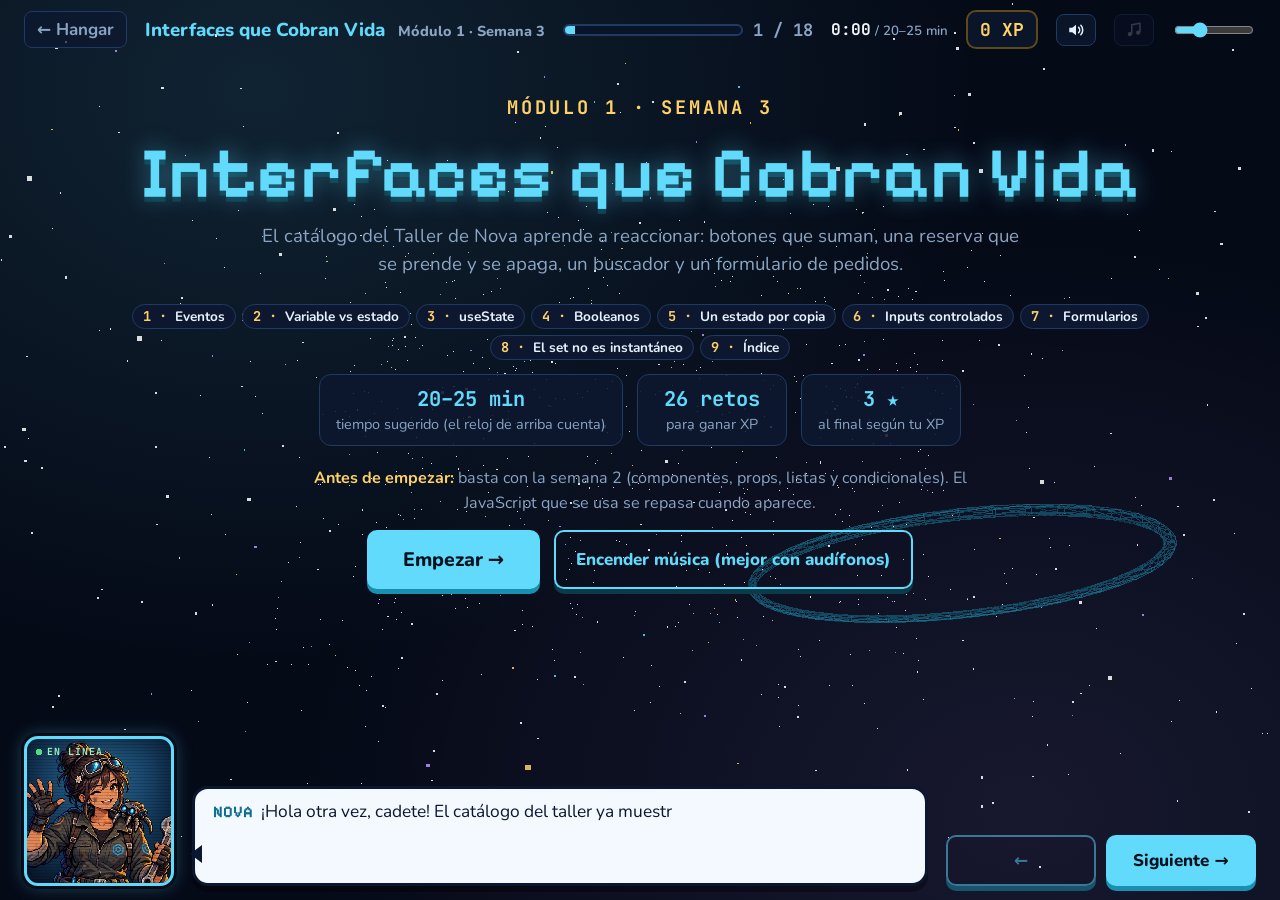
<file: misiones/m1-s03-interfaces-que-cobran-vida/index.html>
<!doctype html>
<html lang="es">
<head>
    <meta charset="utf-8">
    <meta name="viewport" content="width=device-width, initial-scale=1">
    <title>Interfaces que Cobran Vida · Simulador</title>
    <link rel="icon" href="data:image/svg+xml,%3Csvg xmlns='http://www.w3.org/2000/svg' viewBox='0 0 100 100'%3E%3Ccircle cx='50' cy='50' r='30' fill='none' stroke='%2361dafb' stroke-width='16' stroke-dasharray='18 8'/%3E%3Ccircle cx='50' cy='50' r='10' fill='%2361dafb'/%3E%3C/svg%3E">
    <link rel="stylesheet" href="../../assets/css/fuentes.css">
    <link rel="stylesheet" href="../../assets/css/base.css">
    <link rel="stylesheet" href="../../assets/css/mision.css">
    <link rel="stylesheet" href="../../assets/css/guia.css">
    <link rel="stylesheet" href="mision.css">
</head>
<body class="mision" data-raiz="../../">
<div id="fondo-espacio"></div>
<a class="saltar" href="#escenario">Saltar al contenido</a>
<div class="aviso-pantalla">La ventana es muy angosta. Agrándala o ponla en pantalla completa para jugar la misión.</div>

<div class="capa app">
    <header class="hud">
        <a class="hud-volver" href="../../index.html">← Hangar</a>
        <div class="hud-titulo">Interfaces que Cobran Vida <small>Módulo 1 · Semana 3</small></div>
        <div class="hud-progreso"><div class="hud-barra"><span></span></div><span class="hud-paso">1 / 18</span></div>
        <div class="hud-xp"><b>0</b> XP</div>
        <button class="hud-sonido" title="Sonido (efectos y música)" aria-label="Silenciar todo el sonido"><svg class="ico" viewBox="0 0 24 24" width="18" height="18" aria-hidden="true"><path d="M3 9v6h4l5 4V5L7 9H3z" fill="currentColor"/><path d="M15.5 8.5a5 5 0 0 1 0 7M18.5 5.8a9 9 0 0 1 0 12.4" fill="none" stroke="currentColor" stroke-width="2" stroke-linecap="round"/></svg></button>
        <button class="hud-musica" title="Música de fondo" aria-label="Encender la música"><svg class="ico" viewBox="0 0 24 24" width="18" height="18" aria-hidden="true"><path d="M9 17V5l11-2v12" fill="none" stroke="currentColor" stroke-width="2" stroke-linejoin="round"/><circle cx="6.5" cy="17.5" r="2.7" fill="currentColor"/><circle cx="17.5" cy="15.5" r="2.7" fill="currentColor"/></svg></button>
        <input class="hud-vol" type="range" min="0" max="50" value="14" title="Volumen de la música" aria-label="Volumen de la música">
    </header>

    <main class="escenario" id="escenario" tabindex="-1">

        <!-- ===================== PORTADA ===================== -->
        <section class="slide" id="s-portada" data-emote="hola"
            data-nova="¡Hola otra vez, cadete! El catálogo del taller ya muestra las piezas, pero no responde a nada: los botones son puro dibujo. Hoy le damos vida, paso a paso. Avanza con el botón o con la flecha →.">
            <div class="portada">
                <div class="mision-num">MÓDULO 1 · SEMANA 3</div>
                <h1>Interfaces que Cobran Vida</h1>
                <p class="lead">El catálogo del Taller de Nova aprende a reaccionar: botones que suman, una reserva que se prende y se apaga, un buscador y un formulario de pedidos.</p>
                <ol class="ruta" aria-label="Pasos de la misión">
                    <li>Eventos</li><li>Variable vs estado</li><li>useState</li><li>Booleanos</li><li>Un estado por copia</li><li>Inputs controlados</li><li>Formularios</li><li>El set no es instantáneo</li><li>Índice</li>
                </ol>
                <div class="portada-datos">
                    <div class="dato"><b>20–25 min</b><span>tiempo sugerido (el reloj de arriba cuenta)</span></div>
                    <div class="dato"><b><span data-total-retos>0</span> retos</b><span>para ganar XP</span></div>
                    <div class="dato"><b>3 ★</b><span>al final según tu XP</span></div>
                </div>
                <p class="prereq"><b>Antes de empezar:</b> basta con la semana 2 (componentes, props, listas y condicionales). El JavaScript que se usa se repasa cuando aparece.</p>
                <div class="portada-botones">
                    <button class="btn" data-siguiente>Empezar →</button>
                    <button class="btn btn-sec" data-musica-toggle data-texto-off="Encender música (mejor con audífonos)" data-texto-on="Música encendida · apagar" aria-pressed="false">Encender música (mejor con audífonos)</button>
                </div>
            </div>
        </section>

        <!-- ===================== TUTORIAL ===================== -->
        <section class="slide" id="s-tutorial" data-reto data-emote="tip"
            data-ayuda="Pulsa el botón que brilla. Después haz clic en la ficha cantidad, luego en el hueco, y pulsa Comprobar."
            data-nova="Antes de empezar, un minuto de práctica. Lo que brilla en amarillo es lo siguiente que debes tocar, y el globito amarillo te dice qué hacer. Haz los dos retos de la derecha."
            data-nova-fin="Eso es todo. En cada reto, sigue el brillo amarillo y los pasos numerados. Si fallas dos veces aparece «Ver solución»; el botón Pista de abajo te repite qué hacer.">
            <div class="marco">
                <span class="etiqueta">ANTES DE EMPEZAR · CÓMO SE JUEGA</span>
                <h2>Calentamiento de un minuto</h2>
                <div class="dos-col">
                    <ul class="leyenda">
                        <li><b class="etq brillo">Brillo amarillo</b><span>Es lo siguiente que debes tocar. El globito te dice qué hacer.</span></li>
                        <li><b class="etq">RETO 1 DE 2</b><span>Los retos se hacen en orden. El que todavía no toca se ve apagado.</span></li>
                        <li><b class="etq">Pista</b><span>Botón de abajo a la derecha. Te repite qué hacer en la slide.</span></li>
                        <li><b class="etq">Ver solución</b><span>Aparece después de dos errores en un reto. Da menos XP.</span></li>
                        <li><b class="etq">← →</b><span>Las flechas del teclado cambian de slide. «Siguiente» se activa al terminar los retos.</span></li>
                    </ul>
                    <div>
                        <div class="reto-caja reto-texto tarea reto-fila" id="reto-tut-1" data-xp="5" style="margin:0 0 14px">
                            <ol class="pasos"><li>Pulsa el botón que brilla.</li></ol>
                            <button class="btn" id="tut-btn" data-guia="clic aquí">Probar el botón</button>
                        </div>
                        <div class="w-huecos reto-caja" data-xp="5" data-pista="La ficha correcta es `cantidad`: así la tarjeta muestra cuántas piezas van en el carrito.">
                            <ol class="pasos">
                                <li>Haz clic en la ficha <b>cantidad</b> y luego en el hueco. También puedes arrastrarla.</li>
                                <li>Pulsa <b>Comprobar</b>.</li>
                            </ol>
                            <script type="text/x-jsx">
                                <p>En el carrito: {[[cantidad]]}</p>
                            </script>
                            <div class="fichas">
                                <span class="ficha">precio</span>
                                <span class="ficha">cantidad</span>
                            </div>
                            <div class="w-acciones"><button class="btn w-comprobar">Comprobar</button></div>
                        </div>
                    </div>
                </div>
            </div>
        </section>

        <!-- ===================== 1. EVENTOS ===================== -->
        <section class="slide" id="s-eventos" data-reto data-emote="recuerda"
            data-ayuda="Primero pulsa Agregar en la tarjeta de la derecha. Después completa los dos huecos del botón y pulsa Comprobar."
            data-nova="Paso 1: eventos. Esta es la tarjeta `Pieza` de la semana pasada, con un botón nuevo. Pulsa «Agregar» en la tarjeta de la derecha y mira la consola de abajo."
            data-nova-fin="Conectado. Pulsa Agregar: ahora la consola sí responde. En la Fase I usabas `addEventListener`; en React el evento se escribe en la etiqueta, en camelCase: `onClick`, `onChange`, `onSubmit`.">
            <div class="marco">
                <span class="etiqueta">PASO 1 · EVENTOS</span>
                <h2>El botón que no hace nada</h2>
                <div class="col-ancha">
                    <div class="col-der">
                        <div class="reto-caja reto-texto tarea" id="reto-ev-1" data-xp="5" style="margin:0">
                            <ol class="pasos"><li>Pulsa <b>Agregar</b> en la tarjeta.</li><li>Mira si sale algo en la consola.</li></ol>
                            <div class="pantalla">
                                <div class="pantalla-barra"><i></i><i></i><i></i> localhost:5173</div>
                                <div class="pantalla-cuerpo" id="ev-pantalla"></div>
                            </div>
                            <div class="consola-log" id="ev-consola"></div>
                        </div>
                    </div>
                    <div class="col-izq">
                        <div class="w-huecos reto-caja oculto" id="huecos-eventos" data-xp="15"
                            data-pista="El evento va en camelCase: `onClick`, con C mayúscula. Y se le pasa la función sin paréntesis: `agregar`.">
                            <ol class="pasos"><li>Conecta el botón: pon una ficha en cada hueco y pulsa <b>Comprobar</b>.</li></ol>
                            <script type="text/x-jsx">
                                function Pieza({ nombre, precio }) {
                                    function agregar() {
                                        console.log("Agregado: " + nombre);
                                    }

                                    return (
                                        <article className="pieza">
                                            <h3>{nombre}</h3>
                                            <p>{precio} cr</p>
                                            <button [[onClick]]={[[agregar]]}>Agregar</button>
                                        </article>
                                    );
                                }
                            </script>
                            <div class="fichas">
                                <span class="ficha">onclick</span>
                                <span class="ficha">agregar</span>
                                <span class="ficha">onClick</span>
                                <span class="ficha">"agregar"</span>
                            </div>
                            <div class="w-acciones"><button class="btn w-comprobar">Comprobar</button></div>
                        </div>
                        <div id="codigo-sin-evento">
                            <script type="text/x-jsx">
                                function Pieza({ nombre, precio }) {
                                    function agregar() {
                                        console.log("Agregado: " + nombre);
                                    }

                                    return (
                                        <article className="pieza">
                                            <h3>{nombre}</h3>
                                            <p>{precio} cr</p>
                                            <button>Agregar</button>
                                        </article>
                                    );
                                }
                            </script>
                            <p class="mini-ayuda">La función <code class="inline">agregar</code> existe, pero el botón no tiene ningún evento: nadie le dice qué hacer cuando lo pulsan.</p>
                        </div>
                    </div>
                </div>
            </div>
        </section>

        <!-- ===================== 1b. SIN PARÉNTESIS ===================== -->
        <section class="slide" id="s-parentesis" data-reto data-emote="advertencia"
            data-ayuda="Pulsa «Cargar la página» y compara las dos consolas. Después prueba el botón Agregar de cada versión."
            data-nova="Paso 1, segunda parte: ¿por qué `agregar` va sin paréntesis? Aquí hay dos versiones del botón. Pulsa «Cargar la página», todavía sin tocar los botones Agregar, y compara las consolas."
            data-nova-fin="Con paréntesis, `agregar()` se ejecuta en el momento en que React pinta el botón, y el clic ya no hace nada. Si necesitas pasarle un dato, envuélvela en una arrow: `onClick={() => agregar(&quot;PX-200&quot;)}`.">
            <div class="marco">
                <span class="etiqueta">PASO 1 · SIN PARÉNTESIS</span>
                <h2><code class="inline">onClick={agregar}</code> o <code class="inline">onClick={agregar()}</code></h2>
                <div class="reto-caja reto-texto tarea" id="reto-par" data-xp="10" style="margin:0">
                    <div class="reto-fila">
                        <ol class="pasos">
                            <li>Pulsa <b>Cargar la página</b> y compara las dos consolas. Todavía no toques Agregar.</li>
                            <li>Después pulsa <b>Agregar</b> en las dos versiones.</li>
                        </ol>
                        <button class="btn" id="par-cargar" data-guia="1 · clic aquí">Cargar la página</button>
                    </div>
                    <div class="dos-col par-par">
                        <div class="key-panel">
                            <h3 class="key-titulo">Sin paréntesis</h3>
                            <pre class="codigo" id="par-codigo-a" data-listo="1"></pre>
                            <div class="pantalla"><div class="pantalla-cuerpo par-cuerpo" id="par-a"><span class="hueco-texto">página sin cargar</span></div></div>
                            <div class="consola-log" id="par-consola-a"></div>
                        </div>
                        <div class="key-panel">
                            <h3 class="key-titulo">Con paréntesis</h3>
                            <pre class="codigo" id="par-codigo-b" data-listo="1"></pre>
                            <div class="pantalla"><div class="pantalla-cuerpo par-cuerpo" id="par-b"><span class="hueco-texto">página sin cargar</span></div></div>
                            <div class="consola-log" id="par-consola-b"></div>
                        </div>
                    </div>
                </div>
            </div>
        </section>

        <!-- ===================== 2. VARIABLE NORMAL ===================== -->
        <section class="slide" id="s-variable" data-reto data-emote="idea"
            data-ayuda="Pulsa +1 en la tarjeta tres veces. Después responde la pregunta que aparece."
            data-nova="Paso 2: queremos que la tarjeta cuente cuántas piezas van al carrito. Primer intento: una variable con `let`. Pulsa +1 tres veces y compara la consola con la tarjeta."
            data-nova-fin="Es como anotar un dato en un papelito y guardarlo en el bolsillo: el dato cambia, pero ninguna pantalla lo lee. React solo vuelve a pintar un componente cuando le avisan, y para avisarle existe el estado.">
            <div class="marco">
                <span class="etiqueta">PASO 2 · EL PROBLEMA</span>
                <h2>Una variable normal no repinta</h2>
                <div class="dos-col">
                    <div>
                        <pre class="codigo codigo-chico" id="var-codigo" data-listo="1"></pre>
                    </div>
                    <div>
                        <div class="reto-caja reto-texto tarea" id="reto-var" data-xp="5" style="margin:0">
                            <ol class="pasos"><li>Pulsa <b>+1</b> en la tarjeta tres veces.</li><li>Compara la consola con la tarjeta.</li></ol>
                            <div class="pantalla">
                                <div class="pantalla-barra"><i></i><i></i><i></i> localhost:5173</div>
                                <div class="pantalla-cuerpo" id="var-pantalla"></div>
                            </div>
                            <div class="consola-log" id="var-consola"></div>
                        </div>
                        <div class="w-quiz reto-caja oculto" id="quiz-var" data-xp="10" style="margin-top:12px">
                            <p class="w-pregunta">La consola dice 3 y la tarjeta sigue en 0. ¿Por qué?</p>
                            <div class="w-opciones tres">
                                <button class="w-opcion" data-ok>React no se entera y no vuelve a pintar</button>
                                <button class="w-opcion" data-pista="La consola muestra 1, 2, 3: la variable sí cambia. Lo que no cambia es la pantalla.">La variable no cambia</button>
                                <button class="w-opcion" data-pista="Si faltara el evento, la consola no mostraría nada. La función sí se ejecuta.">Al botón le falta el onClick</button>
                            </div>
                            <p class="w-explica">Y si React repintara, <code class="inline">let cantidad = 0</code> volvería a cero.</p>
                        </div>
                    </div>
                </div>
            </div>
        </section>

        <!-- ===================== 3. useState ===================== -->
        <section class="slide" id="s-usestate" data-reto data-emote="tip"
            data-ayuda="Completa los cuatro huecos con las fichas y pulsa Comprobar. Después pulsa +1 en la tarjeta hasta llegar a 3."
            data-nova="Paso 3: `useState` crea un dato que el componente recuerda y que React sí escucha. Devuelve dos cosas: el valor y la función que lo cambia. Completa los huecos; el cuadro de la derecha te dice qué es cada parte."
            data-nova-fin="Cada `setCantidad` guarda el valor nuevo y hace que React vuelva a ejecutar `Pieza`. En esa ejecución, `cantidad` ya vale 1, 2, 3. Por eso el contador de pintados sube con cada clic.">
            <div class="marco">
                <span class="etiqueta">PASO 3 · useState</span>
                <h2>El dato que React sí escucha</h2>
                <div class="col-ancha">
                    <div class="w-huecos reto-caja" data-xp="20"
                        data-pista="Se importa `useState`. Los corchetes reciben el valor y su función: `cantidad` y `setCantidad`. El valor inicial es el número `0`, sin comillas. El botón llama `setCantidad`.">
                        <ol class="pasos"><li>Pon una ficha en cada hueco y pulsa <b>Comprobar</b>.</li></ol>
                        <script type="text/x-jsx">
                            import { [[useState]] } from "react";
                            function Pieza({ nombre }) {
                                const [cantidad, [[setCantidad]]] = useState([[0]]);
                                return (
                                    <article className="pieza">
                                        <h3>{nombre}</h3>
                                        <p>En el carrito: {cantidad}</p>
                                        <button onClick={() => [[setCantidad]](cantidad + 1)}>+1</button>
                                    </article>
                                );
                            }
                        </script>
                        <div class="fichas">
                            <span class="ficha">setCantidad</span>
                            <span class="ficha">"0"</span>
                            <span class="ficha">useState</span>
                            <span class="ficha">cantidad</span>
                            <span class="ficha">0</span>
                            <span class="ficha">setCantidad</span>
                        </div>
                        <div class="w-acciones"><button class="btn w-comprobar">Comprobar</button></div>
                    </div>
                    <div>
                        <div class="anatomia">
                            <div class="anatomia-linea"><span class="an-gris">const [</span><span class="an an-valor">cantidad</span><span class="an-gris">,</span> <span class="an an-set">setCantidad</span><span class="an-gris">] = useState(</span><span class="an an-ini">0</span><span class="an-gris">);</span></div>
                            <ul class="anatomia-etiquetas">
                                <li><b class="an-valor">cantidad</b> el valor actual</li>
                                <li><b class="an-set">setCantidad</b> la única forma de cambiarlo</li>
                                <li><b class="an-ini">0</b> el valor con el que arranca</li>
                            </ul>
                            <p class="mini-ayuda">Los corchetes son destructuring: <code class="inline">useState</code> devuelve un array de dos posiciones y tú les pones nombre (<code class="inline">algo</code> y <code class="inline">setAlgo</code>).</p>
                            <p class="mini-ayuda">El <code class="inline">() =&gt;</code> del botón es una arrow function: se guarda y corre solo al hacer clic. <code class="inline">setCantidad(cantidad + 1)</code> lleva paréntesis, por eso va envuelta.</p>
                        </div>
                        <div class="reto-caja reto-texto tarea oculto" id="reto-us" data-xp="5" style="margin:12px 0 0">
                            <ol class="pasos"><li>Pulsa <b>+1</b> en la tarjeta hasta que diga 3.</li></ol>
                            <div class="pantalla">
                                <div class="pantalla-barra"><i></i><i></i><i></i> localhost:5173</div>
                                <div class="pantalla-cuerpo" id="us-pantalla"></div>
                            </div>
                        </div>
                    </div>
                </div>
            </div>
        </section>

        <!-- ===================== 4. BOOLEANO ===================== -->
        <section class="slide" id="s-toggle" data-reto data-emote="recuerda"
            data-ayuda="Pulsa Reservar en la tarjeta y después Cancelar reserva. Luego responde la pregunta."
            data-nova="Paso 4: el estado puede guardar cualquier tipo de dato. Un booleano sirve para lo que se prende y se apaga, como reservar una pieza. Pulsa el botón dos veces y mira cómo cambia `reservada`. El `&&` y el ternario del código son los de la semana 2."
            data-nova-fin="`!` invierte el valor: false pasa a true y true a false. Con el `&&` y el ternario, el sello y el texto del botón cambian solos.">
            <div class="marco">
                <span class="etiqueta">PASO 4 · BOOLEANOS</span>
                <h2>Prender y apagar con <code class="inline">!</code></h2>
                <div class="dos-col">
                    <div>
                        <pre class="codigo" id="tg-codigo" data-listo="1"></pre>
                    </div>
                    <div>
                        <div class="reto-caja reto-texto tarea" id="reto-tg" data-xp="10" style="margin:0">
                            <ol class="pasos"><li>Pulsa <b>Reservar</b> en la tarjeta.</li><li>Pulsa <b>Cancelar reserva</b>.</li></ol>
                            <div class="pantalla">
                                <div class="pantalla-barra"><i></i><i></i><i></i> localhost:5173</div>
                                <div class="pantalla-cuerpo" id="tg-pantalla"></div>
                            </div>
                            <div class="estado-vivo" id="tg-estado"></div>
                        </div>
                        <div class="w-quiz reto-caja oculto" id="quiz-tg" data-xp="10" style="margin-top:12px">
                            <p class="w-pregunta"><code class="inline">reservada</code> vale <code class="inline">true</code> y pulsas el botón. ¿Qué texto muestra el botón después?</p>
                            <div class="w-opciones tres">
                                <button class="w-opcion" data-ok>Reservar</button>
                                <button class="w-opcion" data-pista="Ese texto sale cuando reservada es true; al pulsar pasó a false.">Cancelar reserva</button>
                                <button class="w-opcion" data-pista="El texto del botón lo decide el ternario: solo hay dos opciones, y ninguna es esa.">RESERVADA</button>
                            </div>
                            <p class="w-explica">Al pulsar, <code class="inline">!reservada</code> da false. Con false el ternario muestra Reservar.</p>
                        </div>
                    </div>
                </div>
            </div>
        </section>

        <!-- ===================== 5. UN ESTADO POR COPIA ===================== -->
        <section class="slide" id="s-copias" data-reto data-emote="idea"
            data-ayuda="Pulsa +1 dos veces en el Propulsor iónico y una vez en el Escudo deflector. Si te pasas, pulsa Reiniciar."
            data-nova="Paso 5: ¿qué pasa si usas `<Pieza />` tres veces? Compruébalo: deja 2 en el carrito del propulsor y 1 en el del escudo. La celda se queda en 0."
            data-nova-fin="Cada `<Pieza />` lleva su propia `cantidad`: sumar en una tarjeta no cambia las otras. Y fíjate en la diferencia: `nombre` llega del padre (prop) y `cantidad` vive dentro (estado).">
            <div class="marco">
                <span class="etiqueta">PASO 5 · UN ESTADO POR COPIA</span>
                <h2>Tres tarjetas, tres cuentas</h2>
                <div class="dos-col">
                    <div>
                        <pre class="codigo" id="cp-codigo" data-listo="1"></pre>
                        <div class="props-estado">
                            <div><b>Props</b><span>Llegan del padre por la etiqueta. El hijo las lee y no las cambia.</span><code class="inline">nombre</code></div>
                            <div><b>Estado</b><span>Vive dentro del componente y cambia con su set mientras la app corre.</span><code class="inline">cantidad</code></div>
                        </div>
                    <div class="w-quiz reto-caja oculto" id="quiz-cp" data-xp="10" style="margin-top:0">
                        <p class="w-pregunta">Cada tarjeta debe recordar si el cliente la marcó como favorita. ¿Dónde guardas ese dato?</p>
                        <div class="w-opciones tres">
                            <button class="w-opcion" data-ok>En un useState dentro de Pieza</button>
                            <button class="w-opcion" data-pista="Las props llegan del padre y el hijo no las cambia. Lo que se cambia con un set es el estado.">En una prop favorita que Pieza cambia</button>
                            <button class="w-opcion" data-pista="Cambia, pero no repinta (paso 2) y se reinicia en cada pintado.">En un let dentro de Pieza</button>
                        </div>
                        <p class="w-explica">Es un dato que cambia dentro de cada copia: va en su propio estado.</p>
                    </div>
                    </div>
                    <div class="reto-caja reto-texto tarea" id="reto-cp" data-xp="10">
                        <ol class="pasos"><li>Pulsa <b>+1</b> dos veces en el <b>Propulsor iónico</b>.</li><li>Pulsa <b>+1</b> una vez en el <b>Escudo deflector</b>.</li></ol>
                        <p class="listo-cuando">el propulsor dice 2, el escudo 1 y la celda 0.</p>
                        <div class="pantalla" style="margin-top:8px">
                            <div class="pantalla-barra"><i></i><i></i><i></i> localhost:5173</div>
                            <div class="pantalla-cuerpo" id="cp-pantalla"></div>
                        </div>
                        <div class="ch-botones" style="margin-top:8px"><button class="btn btn-sec" id="cp-reiniciar">Reiniciar</button></div>
                    </div>
                </div>
            </div>
        </section>

        <!-- ===================== 6. INPUT CONTROLADO ===================== -->
        <section class="slide" id="s-input" data-reto data-emote="recuerda"
            data-ayuda="Completa los tres huecos del input y pulsa Comprobar. Después escribe celda en el buscador de la derecha."
            data-nova="Paso 6: en la Fase I leías `input.value` al hacer clic. En React el texto vive en el estado y el input solo muestra lo que diga el estado. Completa el input del buscador."
            data-nova-fin="Eso es un input controlado: el estado es la única fuente de verdad. Para saber qué hay escrito lees `busqueda`, y con `.filter()` la lista se achica con cada tecla.">
            <div class="marco">
                <span class="etiqueta">PASO 6 · INPUTS CONTROLADOS</span>
                <h2>Un buscador para el catálogo</h2>
                <div class="col-ancha">
                    <div>
                        <div class="w-huecos reto-caja" data-xp="20"
                            data-pista="`value` muestra el estado: `busqueda`. En `onChange` se guarda lo escrito con `setBusqueda`, y el texto viene en `e.target.value`.">
                            <ol class="pasos"><li>Pon una ficha en cada hueco y pulsa <b>Comprobar</b>.</li></ol>
                            <script type="text/x-jsx">
                                const [busqueda, setBusqueda] = useState("");
                                <input
                                    type="text"
                                    value={[[busqueda]]}
                                    onChange={(e) => [[setBusqueda]]([[e.target.value]])}
                                />
                            </script>
                            <div class="fichas">
                                <span class="ficha">e.target.value</span>
                                <span class="ficha">setBusqueda</span>
                                <span class="ficha">"busqueda"</span>
                                <span class="ficha">busqueda</span>
                                <span class="ficha">e.value</span>
                            </div>
                            <div class="w-acciones"><button class="btn w-comprobar">Comprobar</button></div>
                        </div>
                        <p class="mini-ayuda">Filtrar es lo de la Fase I. <code class="inline">visibles</code> no va en el estado y se dibuja con <code class="inline">visibles.map(...)</code>.</p>
                        <script type="text/x-jsx" id="in-filtro">
                            const visibles = piezas.filter((pieza) =>
                                pieza.nombre.toLowerCase().includes(busqueda.toLowerCase())
                            );
                        </script>
                    </div>
                    <div>
                        <ol class="ciclo" id="in-ciclo" aria-label="Lo que pasa con cada tecla">
                            <li>escribes</li><li>onChange</li><li>setBusqueda</li><li>repinta</li><li>muestra busqueda</li>
                        </ol>
                        <div class="reto-caja reto-texto tarea oculto" id="reto-in" data-xp="10" style="margin:10px 0 0">
                            <ol class="pasos"><li>Escribe <b>celda</b> en el buscador. Mira la fila de arriba: el ciclo se repite con cada tecla.</li></ol>
                            <div class="pantalla">
                                <div class="pantalla-barra"><i></i><i></i><i></i> localhost:5173</div>
                                <div class="pantalla-cuerpo columna">
                                    <input type="text" class="buscador" id="in-buscador" placeholder="Buscar pieza..." aria-label="Buscar pieza" autocomplete="off" data-guia="escribe aquí">
                                    <div class="lista-piezas" id="in-lista"></div>
                                </div>
                            </div>
                        </div>
                    </div>
                </div>
            </div>
        </section>

        <!-- ===================== 6b. INPUT CONGELADO ===================== -->
        <section class="slide" id="s-congelado" data-reto data-emote="advertencia"
            data-ayuda="Haz clic en el input de la derecha (sin onChange) e intenta escribir cualquier cosa."
            data-nova="Paso 6, segunda parte: ¿qué pasa si pones `value` y se te olvida `onChange`? El de la izquierda está completo. Intenta escribir en el de la derecha."
            data-nova-fin="El input muestra lo que dice el estado, y como nadie cambia el estado, siempre muestra lo mismo. React hasta lo avisa en la consola. `value` y `onChange` van siempre juntos.">
            <div class="marco">
                <span class="etiqueta">PASO 6 · VALUE SIN ONCHANGE</span>
                <h2>El input congelado</h2>
                <div class="reto-caja reto-texto tarea" id="reto-cg" data-xp="10" style="margin:0">
                    <ol class="pasos"><li>Haz clic en el input <b>sin onChange</b> (el de la derecha) e intenta escribir.</li></ol>
                    <div class="dos-col">
                        <div class="key-panel">
                            <h3 class="key-titulo">Con <code class="inline">onChange</code></h3>
                            <pre class="codigo" id="cg-codigo-a" data-listo="1"></pre>
                            <div class="pantalla"><div class="pantalla-cuerpo columna"><input type="text" class="buscador" id="cg-a" placeholder="Escribe aquí..." aria-label="Input con onChange" autocomplete="off"></div></div>
                        </div>
                        <div class="key-panel">
                            <h3 class="key-titulo">Sin <code class="inline">onChange</code></h3>
                            <pre class="codigo" id="cg-codigo-b" data-listo="1"></pre>
                            <div class="pantalla"><div class="pantalla-cuerpo columna"><input type="text" class="buscador" id="cg-b" placeholder="Escribe aquí..." aria-label="Input sin onChange" autocomplete="off" data-guia="intenta escribir aquí"></div></div>
                            <div class="consola-log error oculto" id="cg-consola">Warning: You provided a `value` prop to a form field without an `onChange` handler. This will render a read-only field.</div>
                        </div>
                    </div>
                </div>
            </div>
        </section>

        <!-- ===================== 7. FORMULARIO ===================== -->
        <section class="slide" id="s-form" data-reto data-musica="reto" data-emote="idea"
            data-ayuda="Escribe una sola letra en el nombre y pulsa Pedir. Cuando salga el error, escribe un nombre de 3 letras o más y pulsa Pedir otra vez."
            data-nova="Paso 7: un formulario junta todo: inputs controlados, un evento y una condición. Prueba el formulario de pedidos: primero con una sola letra, después con un nombre de verdad. Mira qué líneas se ejecutan."
            data-nova-fin="`onSubmit` va en el `<form>`, así funciona con clic y con Enter. `e.preventDefault()` evita que la página se recargue, el `if` valida, y `disabled` apaga el botón mientras el campo esté vacío.">
            <div class="marco">
                <span class="etiqueta">PASO 7 · FORMULARIOS</span>
                <h2>Pedidos con validación</h2>
                <div class="col-ancha">
                    <pre class="codigo codigo-chico" id="fm-codigo" data-listo="1"></pre>
                    <div class="reto-caja reto-texto tarea" id="reto-fm" data-xp="20">
                        <ol class="pasos">
                            <li>Escribe <b>una sola letra</b> en el nombre y pulsa <b>Pedir</b>.</li>
                            <li>Cuando salga el error, escribe un nombre de <b>3 letras o más</b> y pulsa <b>Pedir</b> otra vez.</li>
                        </ol>
                        <div class="pantalla">
                            <div class="pantalla-barra"><i></i><i></i><i></i> localhost:5173</div>
                            <div class="pantalla-cuerpo columna">
                                <form class="pedido" id="fm-form" novalidate>
                                    <label for="fm-nombre">Pedido del Propulsor iónico · tu nombre</label>
                                    <input type="text" class="buscador" id="fm-nombre" maxlength="24" autocomplete="off" data-guia="1 · escribe una letra">
                                    <button type="submit" class="btn" id="fm-boton" disabled data-guia="2 · pulsa Pedir">Pedir</button>
                                    <p class="pedido-error oculto" id="fm-error"></p>
                                    <p class="pedido-ok oculto" id="fm-ok"></p>
                                </form>
                            </div>
                        </div>
                        <p class="mini-ayuda">El botón se apaga solo mientras el campo está vacío: eso es <code class="inline">disabled</code>.</p>
                    </div>
                </div>
            </div>
        </section>

        <!-- ===================== 7b. CÓDIGO DEL FORMULARIO ===================== -->
        <section class="slide" id="s-form-codigo" data-reto data-musica="reto" data-emote="tip"
            data-ayuda="Completa los cuatro huecos del formulario con las fichas y pulsa Comprobar."
            data-nova="Ahora completa tú las piezas clave del formulario que acabas de probar. Son cuatro huecos."
            data-nova-fin="Ese es el patrón de cualquier formulario en React: `onSubmit` en el form, `preventDefault` primero, un `if` con `return` si algo falla, y el error con `&&`.">
            <div class="marco">
                <span class="etiqueta">PASO 7 · EL CÓDIGO</span>
                <h2>Arma el formulario</h2>
                <div class="col-ancha">
                    <div class="w-huecos reto-caja" data-xp="20"
                        data-pista="`e.preventDefault()` evita la recarga. `return` corta la función si hay error. El evento del formulario es `onSubmit`, en el `<form>`. Y «esto o nada» se escribe con `&&`.">
                        <ol class="pasos"><li>Pon una ficha en cada hueco y pulsa <b>Comprobar</b>.</li></ol>
                        <script type="text/x-jsx">
                            function enviar(e) {
                                e.[[preventDefault]]();
                                if (cliente.trim().length < 3) {
                                    setError("El nombre necesita 3 letras o más.");
                                    [[return]];
                                }
                                setError("");
                                setEnviado(true);
                            }
                            <form [[onSubmit]]={enviar}>
                                {error !== "" [[&&]] <p className="error">{error}</p>}
                            </form>
                        </script>
                        <div class="fichas">
                            <span class="ficha">onSubmit</span>
                            <span class="ficha">||</span>
                            <span class="ficha">&&</span>
                            <span class="ficha">preventDefault</span>
                            <span class="ficha">onClick</span>
                            <span class="ficha">return</span>
                        </div>
                        <div class="w-acciones"><button class="btn w-comprobar">Comprobar</button></div>
                    </div>
                    <div class="nota">
                        <h3>Lo que hace cada pieza</h3>
                        <p><code class="inline">e.preventDefault()</code> · evita la recarga al enviar.</p>
                        <p><code class="inline">return</code> · si hay error, la función se corta ahí y no sigue.</p>
                        <p><code class="inline">onSubmit</code> · va en el <code class="inline">&lt;form&gt;</code>; funciona con clic y con Enter.</p>
                        <p><code class="inline">disabled={cliente === ""}</code> · da true o false en cada pintado.</p>
                    </div>
                </div>
            </div>
        </section>

        <!-- ===================== 8. EL SET NO ES INSTANTÁNEO ===================== -->
        <section class="slide" id="s-set" data-reto data-emote="advertencia"
            data-ayuda="Pulsa el botón Cambiar a Kuma y compara la pantalla con la consola."
            data-nova="Paso 8: una trampa clásica. Esta función cambia el cliente y en la línea siguiente lo imprime. Pulsa «Cambiar a Kuma» y compara la pantalla con la consola."
            data-nova-fin="El set no cambia la variable en ese instante: le pide a React que vuelva a pintar, y el valor nuevo llega en el siguiente pintado. Si necesitas el dato nuevo ahí mismo, usa lo que le pasaste al set.">
            <div class="marco">
                <span class="etiqueta">PASO 8 · EL SET NO ES INSTANTÁNEO</span>
                <h2>¿Por qué la consola dice el valor viejo?</h2>
                <div class="dos-col">
                    <div>
                        <pre class="codigo" id="st-codigo" data-listo="1"></pre>
                        <ol class="linea-tiempo oculto" id="st-tiempo">
                            <li>Empieza <code class="inline">cambiar()</code>: <code class="inline">cliente</code> vale "Nova".</li>
                            <li><code class="inline">setCliente("Kuma")</code> le pide a React un pintado nuevo.</li>
                            <li><code class="inline">console.log(cliente)</code> imprime "Nova": la función sigue usando el valor con el que empezó.</li>
                            <li>La función termina. React pinta otra vez, y en ese pintado <code class="inline">cliente</code> vale "Kuma".</li>
                        </ol>
                    </div>
                    <div class="reto-caja reto-texto tarea" id="reto-st" data-xp="10">
                        <ol class="pasos"><li>Pulsa <b>Cambiar a Kuma</b>.</li><li>Compara lo que dice la pantalla con lo que dice la consola.</li></ol>
                        <div class="pantalla">
                            <div class="pantalla-barra"><i></i><i></i><i></i> localhost:5173</div>
                            <div class="pantalla-cuerpo columna">
                                <p class="st-cliente">Cliente: <b id="st-nombre">Nova</b></p>
                                <button class="btn" id="st-boton" data-guia="clic aquí">Cambiar a Kuma</button>
                            </div>
                        </div>
                        <div class="consola-log" id="st-consola"></div>
                        <div class="w-quiz reto-caja oculto" id="quiz-st" data-xp="10" style="margin-top:10px">
                            <p class="w-pregunta">Si <code class="inline">cantidad</code> vale 2 y haces <code class="inline">setCantidad(5); console.log(cantidad);</code>, ¿qué imprime?</p>
                            <div class="w-opciones tres">
                                <button class="w-opcion" data-ok>2</button>
                                <button class="w-opcion" data-pista="Esa es la sorpresa: el set todavía no cambió la variable dentro de esta función.">5</button>
                                <button class="w-opcion" data-pista="Hay un valor viejo y uno nuevo; mira cuál usa la función mientras corre.">undefined</button>
                            </div>
                            <p class="w-explica">Imprime 2. El 5 llega en el siguiente pintado.</p>
                        </div>
                    </div>
                </div>
            </div>
        </section>

        <!-- ===================== 9. ÍNDICE ===================== -->
        <section class="slide" id="s-indice" data-reto data-musica="reto" data-emote="tip"
            data-ayuda="Pulsa Siguiente en la vitrina hasta pasar la última pieza. Después completa los huecos de la función siguiente y pulsa Comprobar."
            data-nova="Paso 9: el estado también puede guardar un número que diga qué posición del array mostrar. Esta vitrina muestra `piezas[indice]`. Pulsa Siguiente hasta pasar de la última pieza."
            data-nova-fin="La vitrina ya da la vuelta. `anterior` es el espejo: si `indice` es 0, salta a `piezas.length - 1`; si no, resta 1. En el ejercicio haces esto con las canciones de tu Mixtape.">
            <div class="marco">
                <span class="etiqueta">PASO 9 · UN ÍNDICE EN EL ESTADO</span>
                <h2>La pieza del día</h2>
                <div class="col-ancha">
                    <div class="col-der">
                        <div class="reto-caja reto-texto tarea" id="reto-ix" data-xp="10" style="margin:0">
                            <ol class="pasos"><li>Pulsa <b>Siguiente</b> en la vitrina hasta pasar la última pieza.</li></ol>
                            <div class="pantalla">
                                <div class="pantalla-barra"><i></i><i></i><i></i> localhost:5173</div>
                                <div class="pantalla-cuerpo columna">
                                    <div class="vitrina" id="ix-vitrina"></div>
                                    <div class="vitrina-botones">
                                        <button class="btn btn-sec boton-icono" id="ix-anterior" aria-label="Anterior"><svg viewBox="0 0 24 24" width="20" height="20" aria-hidden="true"><path d="M6 5h2v14H6zM20 5v14L9 12z" fill="currentColor"/></svg></button>
                                        <span class="vitrina-indice" id="ix-indice">indice = 0</span>
                                        <button class="btn boton-icono" id="ix-siguiente" aria-label="Siguiente" data-guia="pulsa Siguiente"><svg viewBox="0 0 24 24" width="20" height="20" aria-hidden="true"><path d="M16 5h2v14h-2zM4 5v14l11-7z" fill="currentColor"/></svg></button>
                                    </div>
                                </div>
                            </div>
                            <div class="consola-log error oculto" id="ix-consola">TypeError: Cannot read properties of undefined (reading 'nombre')</div>
                        </div>
                    </div>
                    <div class="col-izq">
                        <pre class="codigo" id="ix-codigo" data-listo="1"></pre>
                        <div class="w-huecos reto-caja oculto" id="huecos-ix" data-xp="20" style="margin-top:10px"
                            data-pista="El array va de 0 a `piezas.length - 1`. Si `indice` ya es la última posición, vuelve a `0`. Si no, avanza a `indice + 1`.">
                            <ol class="pasos"><li>Arregla <code class="inline">siguiente</code>: pon una ficha en cada hueco y pulsa <b>Comprobar</b>.</li></ol>
                            <script type="text/x-jsx">
                                function siguiente() {
                                    if (indice === [[piezas.length - 1]]) {
                                        setIndice([[0]]);
                                    } else {
                                        setIndice([[indice + 1]]);
                                    }
                                }
                            </script>
                            <div class="fichas">
                                <span class="ficha">indice + 1</span>
                                <span class="ficha">piezas.length</span>
                                <span class="ficha">0</span>
                                <span class="ficha">piezas.length - 1</span>
                                <span class="ficha">1</span>
                            </div>
                            <div class="w-acciones"><button class="btn w-comprobar">Comprobar</button></div>
                        </div>
                    </div>
                </div>
            </div>
        </section>

        <!-- ===================== MINI RETO 1: EVENTOS ===================== -->
        <section class="slide" id="s-match" data-reto data-musica="reto" data-emote="tip"
            data-ayuda="Haz clic en una situación y luego en la caja de su evento. Cuando estén todas, pulsa Comprobar."
            data-nova="Mini reto final, 1 de 2. Cada cosa que pasa en la página tiene su evento: clics, texto, formularios y audio. Lleva cada situación a la caja del evento que la escucha."
            data-nova-fin="Bien. `onEnded` y `onTimeUpdate` son del `<audio>`: los vas a usar en el reproductor del ejercicio. Funcionan igual que `onClick`: reciben una función.">
            <div class="marco">
                <span class="etiqueta reto">MINI RETO 1 DE 2</span>
                <h2>¿Qué evento escucha cada cosa?</h2>
                <div style="display:flex;gap:14px;align-items:center;margin:0 0 2px">
                    <p class="mini-ayuda" style="margin:0;flex:1"><code class="inline">onTimeUpdate</code> se dispara varias veces por segundo mientras suena; <code class="inline">onEnded</code> una vez, al terminar. Así van en el <code class="inline">&lt;audio&gt;</code> del ejercicio.</p>
                    <pre class="codigo codigo-chico" style="margin:0;flex:1.3;padding:4px 10px;line-height:1.3">&lt;audio src={cancion.archivo} controls
       onTimeUpdate={(e) =&gt; setSegundos(e.target.currentTime)}
       onEnded={siguiente} /&gt;</pre>
                </div>
                <div class="w-clasificar reto-caja" data-xp="15"
                    data-pista="`onClick`: un clic. `onChange`: cambia lo escrito. `onSubmit`: se envía un formulario. `onEnded`: termina el audio. `onTimeUpdate`: el audio avanza mientras suena.">
                    <ol class="pasos" style="display:flex;gap:18px;margin-bottom:2px"><li>Haz clic en una situación y luego en la caja de su evento.</li><li>Cuando estén todas, pulsa <b>Comprobar</b>.</li></ol>
                    <div class="clasif-pool">
                        <span class="item" data-cat="click">Pulsan el botón +1</span>
                        <span class="item" data-cat="change">Escriben en el buscador</span>
                        <span class="item" data-cat="submit">Envían el formulario (Pedir o Enter)</span>
                        <span class="item" data-cat="ended">Termina una canción</span>
                        <span class="item" data-cat="time">Avanza la canción</span>
                    </div>
                    <div class="cubos cinco">
                        <div class="cubo" data-cat="click"><h4>onClick</h4><div class="cubo-zona"></div></div>
                        <div class="cubo" data-cat="change"><h4>onChange</h4><div class="cubo-zona"></div></div>
                        <div class="cubo" data-cat="submit"><h4>onSubmit</h4><div class="cubo-zona"></div></div>
                        <div class="cubo" data-cat="ended"><h4>onEnded</h4><div class="cubo-zona"></div></div>
                        <div class="cubo" data-cat="time"><h4>onTimeUpdate</h4><div class="cubo-zona"></div></div>
                    </div>
                    <div class="w-acciones"><button class="btn w-comprobar">Comprobar</button></div>
                </div>
            </div>
        </section>

        <!-- ===================== MINI RETO 2: CAZA-BUGS ===================== -->
        <section class="slide" id="s-bugs" data-reto data-musica="reto" data-emote="advertencia"
            data-ayuda="En cada fragmento, haz clic en la línea que tiene el error."
            data-nova="Mini reto final, 2 de 2. Tres fragmentos, cada uno con un error. Haz clic en la línea que está mal. Son los fallos que más vas a encontrar esta semana."
            data-nova-fin="Tres bugs menos. Si algo falla en el ejercicio, revisa esta lista primero: funciones sin paréntesis en los eventos, estados que solo cambian con su set y `value` siempre con `onChange`.">
            <div class="marco">
                <span class="etiqueta reto">MINI RETO 2 DE 2</span>
                <h2>Caza-bugs</h2>
                <p class="w-ayuda" style="margin:0 0 8px">Haz clic en la línea que tiene el error (con teclado: Tab y Enter). Si fallas, la pista te dice por qué esa línea está bien.</p>
                <div class="bug-grid tres-bugs">
                    <div class="w-bug reto-caja" data-xp="10" data-pista="Esa línea está bien. Mira cómo se le pasa la función al evento.">
                        <p class="w-pregunta">1 · Se cuelga con "Too many re-renders"</p>
                        <div class="codigo bug-codigo">
                            <div class="bug-linea">const [reservada, setReservada] = useState(false);</div>
                            <div class="bug-linea" data-bug>&lt;button onClick={setReservada(!reservada)}&gt;</div>
                            <div class="bug-linea">    Reservar</div>
                            <div class="bug-linea">&lt;/button&gt;</div>
                        </div>
                        <p class="w-explica">Con paréntesis, el set se ejecuta al pintar, cambia el estado, React vuelve a pintar y se repite sin fin. Va en una arrow: <code class="inline">onClick={() =&gt; setReservada(!reservada)}</code>.</p>
                    </div>
                    <div class="w-bug reto-caja" data-xp="10" data-pista="Esa línea está bien. Fíjate cómo se intenta cambiar el estado.">
                        <p class="w-pregunta">2 · El contador no se mueve</p>
                        <div class="codigo bug-codigo">
                            <div class="bug-linea">const [cantidad, setCantidad] = useState(0);</div>
                            <div class="bug-linea">function sumar() {</div>
                            <div class="bug-linea" data-bug>    cantidad = cantidad + 1;</div>
                            <div class="bug-linea">}</div>
                        </div>
                        <p class="w-explica"><code class="inline">cantidad</code> es <code class="inline">const</code>: asignarle lanza un error. Y aunque fuera <code class="inline">let</code>, la pantalla no se repintaría. Se cambia con <code class="inline">setCantidad(cantidad + 1)</code>.</p>
                    </div>
                    <div class="w-bug reto-caja" data-xp="10" data-pista="Esa línea está bien. Revisa qué le falta al input para poder escribir.">
                        <p class="w-pregunta">3 · No se puede escribir</p>
                        <div class="codigo bug-codigo">
                            <div class="bug-linea">const [busqueda, setBusqueda] = useState("");</div>
                            <div class="bug-linea">&lt;input</div>
                            <div class="bug-linea">    type="text"</div>
                            <div class="bug-linea" data-bug>    value={busqueda}</div>
                            <div class="bug-linea">/&gt;</div>
                        </div>
                        <p class="w-explica">Falta <code class="inline">onChange</code>. Sin él nadie cambia el estado y el input se queda congelado.</p>
                    </div>
                </div>
            </div>
        </section>

        <!-- ===================== COMPLETO ===================== -->
        <section class="slide" id="s-completo" data-emote="celebra"
            data-nova="Esta es la tarjeta `Pieza` completa, con todo lo que le fuiste sumando, y el catálogo con el buscador. Prueba los botones y el buscador. Si una pieza sale del filtro, React la desmonta y vuelve con cantidad 0. Sigue cuando quieras.">
            <div class="marco">
                <span class="etiqueta">TU COMPONENTE</span>
                <h2>El catálogo del Taller de Nova, vivo</h2>
                <div class="col-ancha">
                    <pre class="codigo codigo-chico" id="completo-codigo" data-listo="1"></pre>
                    <div class="pantalla">
                        <div class="pantalla-barra"><i></i><i></i><i></i> localhost:5173</div>
                        <div class="pantalla-cuerpo columna">
                            <input type="text" class="buscador" id="completo-buscador" placeholder="Buscar pieza..." aria-label="Buscar pieza">
                            <div class="completo-grilla" id="completo-pantalla"></div>
                        </div>
                    </div>
                </div>
            </div>
        </section>

        <!-- ===================== FINAL ===================== -->
        <section class="slide" id="s-final" data-final data-emote="celebra"
            data-nova="¡Misión completa! En el ejercicio aplicas esto a tu Mixtape: el reproductor recuerda si está sonando, qué canción va y cuánto lleva, con `useState` y eventos. Si algo no quedó claro, toca el paso en la lista.">
            <div class="marco final">
                <span class="etiqueta">MISIÓN COMPLETA</span>
                <h2>Interfaces que Cobran Vida</h2>
                <div class="final-estrellas"></div>
                <div class="final-xp"></div>
                <p class="mini-ayuda" style="margin:2px 0 0">Tiempo: <b data-tiempo-final>0:00</b></p>
                <a class="btn" href="../../index.html" style="text-decoration:none;display:inline-block;margin-top:10px">← Volver al hangar</a>
                <p class="receta-titulo">Tu lista de repaso para el ejercicio de la semana</p>
                <div class="checklist">
                    <div title="Volver a este paso" data-ir="s-eventos">1 · Eventos en la etiqueta y en camelCase, sin paréntesis: <code class="inline">onClick={agregar}</code>.</div>
                    <div title="Volver a este paso" data-ir="s-variable">2 · Una variable normal cambia pero no repinta.</div>
                    <div title="Volver a este paso" data-ir="s-usestate">3 · <code class="inline">const [algo, setAlgo] = useState(inicial)</code>. Para alternar: <code class="inline">setActivo(!activo)</code>.</div>
                    <div title="Volver a este paso" data-ir="s-copias">4 · Cada copia tiene su propio estado. Props llegan del padre; el estado vive adentro.</div>
                    <div title="Volver a este paso" data-ir="s-input">5 · Input controlado: <code class="inline">value</code> y <code class="inline">onChange</code> siempre juntos.</div>
                    <div title="Volver a este paso" data-ir="s-form">6 · Formulario: <code class="inline">onSubmit</code>, <code class="inline">e.preventDefault()</code>, <code class="inline">if</code> con <code class="inline">return</code>, error con <code class="inline">&amp;&amp;</code>.</div>
                    <div title="Volver a este paso" data-ir="s-set">7 · El set no cambia la variable en la misma línea: llega en el siguiente pintado.</div>
                    <div title="Volver a este paso" data-ir="s-indice">8 · Índice en el estado: desde <code class="inline">length - 1</code> se vuelve a 0. El audio usa <code class="inline">onEnded</code> y <code class="inline">onTimeUpdate</code>.</div>
                </div>
            </div>
        </section>

    </main>

    <footer class="nova-dock">
        <div class="nova-retrato"></div>
        <div class="nova-globo"><b>NOVA</b><p class="nova-texto"></p></div>
        <div class="nav">
            <button class="btn btn-sec nav-anterior" aria-label="Slide anterior">←</button>
            <button class="btn btn-sec nav-pista" hidden>Pista</button>
            <button class="btn nav-siguiente">Siguiente →</button>
        </div>
    </footer>
</div>

<script src="../../assets/vendor/three.min.js"></script>
<script src="../../assets/js/fondo-espacio.js"></script>
<script src="../../assets/js/audio.js"></script>
<script src="../../assets/js/motor.js"></script>
<script src="../../assets/js/guia.js"></script>
<script src="mision.js"></script>
</body>
</html>
</file>
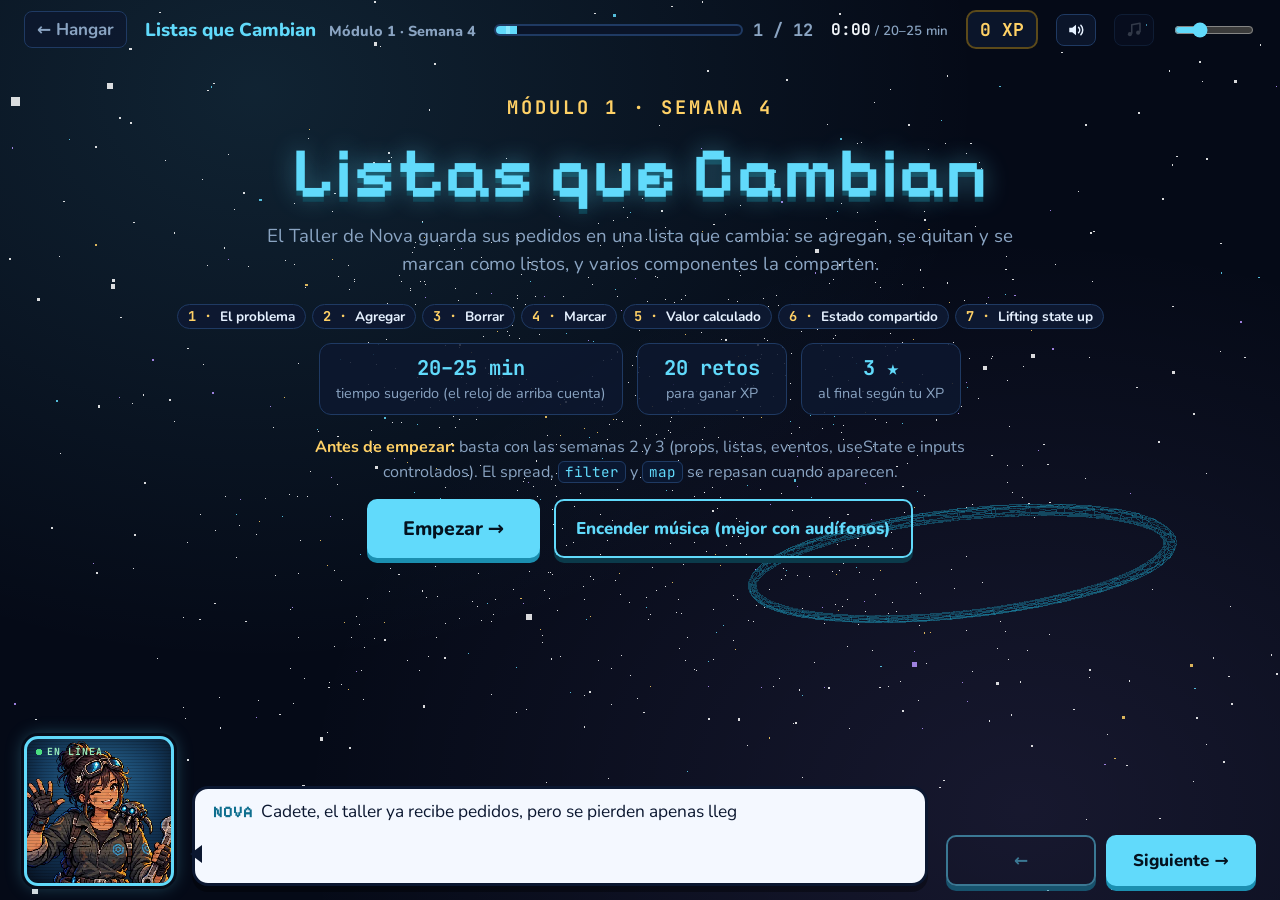
<file: misiones/m1-s04-listas-que-cambian/index.html>
<!doctype html>
<html lang="es">
<head>
    <meta charset="utf-8">
    <meta name="viewport" content="width=device-width, initial-scale=1">
    <title>Listas que Cambian · Simulador</title>
    <link rel="icon" href="data:image/svg+xml,%3Csvg xmlns='http://www.w3.org/2000/svg' viewBox='0 0 100 100'%3E%3Ccircle cx='50' cy='50' r='30' fill='none' stroke='%2361dafb' stroke-width='16' stroke-dasharray='18 8'/%3E%3Ccircle cx='50' cy='50' r='10' fill='%2361dafb'/%3E%3C/svg%3E">
    <link rel="stylesheet" href="../../assets/css/fuentes.css">
    <link rel="stylesheet" href="../../assets/css/base.css">
    <link rel="stylesheet" href="../../assets/css/mision.css">
    <link rel="stylesheet" href="../../assets/css/guia.css">
    <link rel="stylesheet" href="mision.css">
</head>
<body class="mision" data-raiz="../../">
<div id="fondo-espacio"></div>
<a class="saltar" href="#escenario">Saltar al contenido</a>
<div class="aviso-pantalla">La ventana es muy angosta. Agrándala o ponla en pantalla completa para jugar la misión.</div>

<div class="capa app">
    <header class="hud">
        <a class="hud-volver" href="../../index.html">← Hangar</a>
        <div class="hud-titulo">Listas que Cambian <small>Módulo 1 · Semana 4</small></div>
        <div class="hud-progreso"><div class="hud-barra"><span></span></div><span class="hud-paso">1 / 14</span></div>
        <div class="hud-xp"><b>0</b> XP</div>
        <button class="hud-sonido" title="Sonido (efectos y música)" aria-label="Silenciar todo el sonido"><svg class="ico" viewBox="0 0 24 24" width="18" height="18" aria-hidden="true"><path d="M3 9v6h4l5 4V5L7 9H3z" fill="currentColor"/><path d="M15.5 8.5a5 5 0 0 1 0 7M18.5 5.8a9 9 0 0 1 0 12.4" fill="none" stroke="currentColor" stroke-width="2" stroke-linecap="round"/></svg></button>
        <button class="hud-musica" title="Música de fondo" aria-label="Encender la música"><svg class="ico" viewBox="0 0 24 24" width="18" height="18" aria-hidden="true"><path d="M9 17V5l11-2v12" fill="none" stroke="currentColor" stroke-width="2" stroke-linejoin="round"/><circle cx="6.5" cy="17.5" r="2.7" fill="currentColor"/><circle cx="17.5" cy="15.5" r="2.7" fill="currentColor"/></svg></button>
        <input class="hud-vol" type="range" min="0" max="50" value="14" title="Volumen de la música" aria-label="Volumen de la música">
    </header>

    <main class="escenario" id="escenario" tabindex="-1">

        <!-- ===================== PORTADA ===================== -->
        <section class="slide" id="s-portada" data-emote="hola"
            data-nova="Cadete, el taller ya recibe pedidos, pero se pierden apenas llegan. Hoy armamos la cola de pedidos: agregar, quitar y marcar sin romper el estado. Avanza con el botón o con la flecha →.">
            <div class="portada">
                <div class="mision-num">MÓDULO 1 · SEMANA 4</div>
                <h1>Listas que Cambian</h1>
                <p class="lead">El Taller de Nova guarda sus pedidos en una lista que cambia: se agregan, se quitan y se marcan como listos, y varios componentes la comparten.</p>
                <ol class="ruta" aria-label="Pasos de la misión">
                    <li>El problema</li><li>Agregar</li><li>Borrar</li><li>Marcar</li><li>Valor calculado</li><li>Estado compartido</li><li>Lifting state up</li>
                </ol>
                <div class="portada-datos">
                    <div class="dato"><b>20–25 min</b><span>tiempo sugerido (el reloj de arriba cuenta)</span></div>
                    <div class="dato"><b><span data-total-retos>0</span> retos</b><span>para ganar XP</span></div>
                    <div class="dato"><b>3 ★</b><span>al final según tu XP</span></div>
                </div>
                <p class="prereq"><b>Antes de empezar:</b> basta con las semanas 2 y 3 (props, listas, eventos, useState e inputs controlados). El spread, <code class="inline">filter</code> y <code class="inline">map</code> se repasan cuando aparecen.</p>
                <div class="portada-botones">
                    <button class="btn" data-siguiente>Empezar →</button>
                    <button class="btn btn-sec" data-musica-toggle data-texto-off="Encender música (mejor con audífonos)" data-texto-on="Música encendida · apagar" aria-pressed="false">Encender música (mejor con audífonos)</button>
                </div>
            </div>
        </section>

        <!-- ===================== TUTORIAL ===================== -->
        <section class="slide" id="s-tutorial" data-reto data-emote="tip"
            data-ayuda="Pulsa el botón que brilla. Después haz clic en la ficha pedidos, luego en el hueco, y pulsa Comprobar."
            data-nova="Antes de empezar, un minuto de práctica. Lo que brilla en amarillo es lo siguiente que debes tocar, y el globito amarillo te dice qué hacer. Haz los dos retos de la derecha."
            data-nova-fin="Eso es todo. En cada reto, sigue el brillo amarillo y los pasos numerados. Si fallas dos veces aparece «Ver solución»; el botón Pista de abajo te repite qué hacer.">
            <div class="marco">
                <span class="etiqueta">ANTES DE EMPEZAR · CÓMO SE JUEGA</span>
                <h2>Calentamiento de un minuto</h2>
                <div class="dos-col">
                    <ul class="leyenda">
                        <li><b class="etq brillo">Brillo amarillo</b><span>Es lo siguiente que debes tocar. El globito te dice qué hacer.</span></li>
                        <li><b class="etq">RETO 1 DE 2</b><span>Los retos se hacen en orden. El que todavía no toca se ve apagado.</span></li>
                        <li><b class="etq">Pista</b><span>Botón de abajo a la derecha. Te repite qué hacer en la slide.</span></li>
                        <li><b class="etq">Ver solución</b><span>Aparece después de dos errores en un reto. Da menos XP.</span></li>
                        <li><b class="etq">← →</b><span>Las flechas del teclado cambian de slide. «Siguiente» se activa al terminar los retos.</span></li>
                    </ul>
                    <div>
                        <div class="reto-caja reto-texto tarea reto-fila" id="reto-tut-1" data-xp="5" style="margin:0 0 14px">
                            <ol class="pasos"><li>Pulsa el botón que brilla.</li></ol>
                            <button class="btn" id="tut-btn" data-guia="clic aquí">Probar el botón</button>
                        </div>
                        <div class="w-huecos reto-caja" data-xp="5" data-pista="La ficha correcta es `pedidos`: es la lista que el taller le pasa a la tabla.">
                            <ol class="pasos">
                                <li>Haz clic en la ficha <b>pedidos</b> y luego en el hueco. También puedes arrastrarla.</li>
                                <li>Pulsa <b>Comprobar</b>.</li>
                            </ol>
                            <script type="text/x-jsx">
                                <ListaPedidos pedidos={[[pedidos]]} />
                            </script>
                            <div class="fichas">
                                <span class="ficha">cliente</span>
                                <span class="ficha">pedidos</span>
                            </div>
                            <div class="w-acciones"><button class="btn w-comprobar">Comprobar</button></div>
                        </div>
                    </div>
                </div>
            </div>
        </section>

        <!-- ===================== 1. EL PROBLEMA ===================== -->
        <section class="slide" id="s-push" data-reto data-emote="advertencia"
            data-ayuda="Pulsa «Agregar pedido» dos veces en la pantalla de la derecha. Después responde la pregunta que aparece."
            data-nova="Paso 1: el taller guarda sus pedidos en un array dentro del estado. Pulsa «Agregar pedido» dos veces y compara la consola con la lista de la pantalla."
            data-nova-fin="El array sí crece, pero `setPedidos` recibió el mismo array de antes y React no repinta. El estado es de solo lectura: para cambiarlo se arma una copia con el cambio y esa copia va al `set`.">
            <div class="marco">
                <span class="etiqueta">PASO 1 · EL PROBLEMA</span>
                <h2>Cambiar el array en su lugar no repinta</h2>
                <div class="dos-col">
                    <div>
                        <div class="reto-caja reto-texto tarea" id="reto-pu" data-xp="5" style="margin:0">
                            <ol class="pasos"><li>Pulsa <b>Agregar pedido</b> dos veces.</li><li>Compara la consola con la lista.</li></ol>
                            <div class="pantalla">
                                <div class="pantalla-barra"><i></i><i></i><i></i> localhost:5173</div>
                                <div class="pantalla-cuerpo columna">
                                    <div class="lista-pedidos" id="pu-lista"></div>
                                    <button class="boton-tarjeta suelto" id="pu-btn" data-guia="pulsa Agregar pedido">Agregar pedido</button>
                                </div>
                            </div>
                            <div class="consola-log" id="pu-consola"></div>
                        </div>
                    </div>
                    <div>
                        <pre class="codigo codigo-chico" id="pu-codigo" data-listo="1"></pre>
                        <div class="w-quiz reto-caja oculto" id="quiz-pu" data-xp="10" style="margin-top:12px">
                            <p class="w-pregunta">La consola dice 3 y la lista muestra 1 pedido. ¿Por qué?</p>
                            <div class="w-opciones tres">
                                <button class="w-opcion" data-ok>setPedidos recibió el mismo array y React no repinta</button>
                                <button class="w-opcion" data-pista="La consola dice 3: el push sí agregó los pedidos al array.">push no agrega nada al array</button>
                                <button class="w-opcion" data-pista="Sin key React avisaría en la consola, pero igual repintaría. Aquí no hay repintado.">Falta una key en el map</button>
                            </div>
                            <p class="w-explica">React compara el valor nuevo con el anterior. Es el mismo array (misma referencia): no hay cambio y no repinta.</p>
                        </div>
                    </div>
                </div>
            </div>
        </section>

        <!-- ===================== 2. AGREGAR ===================== -->
        <section class="slide" id="s-agregar" data-reto data-emote="recuerda"
            data-ayuda="Completa los dos huecos con las fichas y pulsa Comprobar. Después pulsa «Agregar pedido» hasta que la lista tenga 3 y responde la pregunta."
            data-nova="Paso 2: agregar. En vez de `push`, armamos un array nuevo: copiamos los pedidos de antes con spread y ponemos el nuevo al final. Completa los huecos."
            data-nova-fin="`[...pedidos, nuevo]` es un array nuevo: el spread saca los pedidos del anterior y los pone dentro, y `nuevo` queda al final. El array original no se toca. Es el mismo spread de la Fase I.">
            <div class="marco">
                <span class="etiqueta">PASO 2 · AGREGAR</span>
                <h2>Un array nuevo con spread</h2>
                <div class="col-ancha">
                    <div>
                        <div class="w-huecos reto-caja" data-xp="15"
                        data-pista="Primero se copian los pedidos de antes con `...pedidos` y al final va `nuevo`. Sin los tres puntos, el array anterior entraría como un solo elemento.">
                        <ol class="pasos"><li>Pon una ficha en cada hueco y pulsa <b>Comprobar</b>.</li></ol>
                        <script type="text/x-jsx">
                            function agregar() {
                                const nuevo = { id: Date.now(), pieza: "Radar",
                                    cliente: "Kuma", listo: false };
                                setPedidos([ [[...pedidos]], [[nuevo]] ]);
                            }
                        </script>
                        <div class="fichas">
                            <span class="ficha">nuevo</span>
                            <span class="ficha">pedidos</span>
                            <span class="ficha">...pedidos</span>
                            <span class="ficha">...nuevo</span>
                        </div>
                        <div class="w-acciones"><button class="btn w-comprobar">Comprobar</button></div>
                    </div>
                        <div class="w-quiz reto-caja oculto" id="quiz-ag" data-xp="10" style="margin-top:12px">
                            <p class="w-pregunta">¿Cómo se escribe el array para que el pedido nuevo quede <b>primero</b>?</p>
                            <div class="w-opciones tres">
                                <button class="w-opcion" data-ok>[nuevo, ...pedidos]</button>
                                <button class="w-opcion" data-pista="Ese deja el nuevo al final. Para que quede primero, el orden se invierte.">[...pedidos, nuevo]</button>
                                <button class="w-opcion" data-pista="Sin los tres puntos, el array pedidos entra como un solo elemento dentro del array nuevo.">[nuevo, pedidos]</button>
                            </div>
                            <p class="w-explica">El array nuevo se arma en el orden en que escribes los elementos.</p>
                        </div>
                    </div>
                    <div>
                        <div class="nota" id="ag-nota">
                            <h3>Cómo se lee</h3>
                            <p><code class="inline">[...pedidos, nuevo]</code> copia los pedidos que había y suma <code class="inline">nuevo</code> al final.</p>
                            <p><code class="inline">Date.now()</code> da los milisegundos de este instante. En una app chica, con clics de una persona, sirve de <code class="inline">id</code>. Con datos reales el <code class="inline">id</code> lo asigna la base de datos.</p>
                        </div>
                        <div class="reto-caja reto-texto tarea oculto" id="reto-ag" data-xp="5" style="margin:12px 0 0">
                            <ol class="pasos"><li>Pulsa <b>Agregar pedido</b> hasta que la lista tenga 3 pedidos.</li></ol>
                            <div class="pantalla">
                                <div class="pantalla-barra"><i></i><i></i><i></i> localhost:5173</div>
                                <div class="pantalla-cuerpo columna">
                                    <div class="lista-pedidos" id="ag-lista"></div>
                                    <button class="boton-tarjeta suelto" id="ag-btn" data-guia="pulsa Agregar pedido">Agregar pedido</button>
                                </div>
                            </div>
                        </div>
                    </div>
                </div>
            </div>
        </section>

        <!-- ===================== 3. BORRAR ===================== -->
        <section class="slide" id="s-borrar" data-reto data-emote="advertencia"
            data-ayuda="Completa los tres huecos y pulsa Comprobar. Después pulsa Quitar en el pedido de Kuma."
            data-nova="Paso 3: borrar. `filter` devuelve un array nuevo con los pedidos que cumplen la condición. Para quitar uno, pasan todos menos el que tiene ese `id`."
            data-nova-fin="`p.id !== id` da `false` solo para el pedido que quitas, y ese no entra al array nuevo. Con `===` pasaría al revés: quedaría solo el pedido que querías quitar.">
            <div class="marco">
                <span class="etiqueta">PASO 3 · BORRAR</span>
                <h2><code class="inline">filter</code> devuelve la lista sin el pedido</h2>
                <div class="col-ancha">
                    <div class="w-huecos reto-caja" data-xp="15"
                        data-pista="El método que se queda con los elementos que dan true es `filter`. Para dejar pasar a los demás la condición es `!==`. La función que recibe el id se llama `borrar`.">
                        <ol class="pasos"><li>Pon una ficha en cada hueco y pulsa <b>Comprobar</b>.</li></ol>
                        <script type="text/x-jsx">
                            function borrar(id) {
                                setPedidos(pedidos.[[filter]]((p) => p.id [[!==]] id));
                            }

                            <button onClick={() => [[borrar]](p.id)}>
                                Quitar
                            </button>
                        </script>
                        <div class="fichas">
                            <span class="ficha">map</span>
                            <span class="ficha">===</span>
                            <span class="ficha">filter</span>
                            <span class="ficha">borrar</span>
                            <span class="ficha">!==</span>
                        </div>
                        <div class="w-acciones"><button class="btn w-comprobar">Comprobar</button></div>
                    </div>
                    <div>
                        <div class="reto-caja reto-texto tarea oculto" id="reto-bo" data-xp="5" style="margin:0">
                            <ol class="pasos"><li>Pulsa <b>Quitar</b> en el pedido de Kuma.</li><li>Si te equivocas, pulsa <b>Reiniciar lista</b>.</li></ol>
                            <div class="pantalla">
                                <div class="pantalla-barra"><i></i><i></i><i></i> localhost:5173</div>
                                <div class="pantalla-cuerpo columna">
                                    <div class="lista-pedidos" id="bo-lista"></div>
                                    <button class="boton-tarjeta suelto sec" id="bo-reiniciar">Reiniciar lista</button>
                                </div>
                            </div>
                        </div>
                        <div class="nota" id="bo-nota">
                            <h3>Cómo lee filter</h3>
                            <p><code class="inline">filter</code> recorre el array y se queda con los pedidos para los que la función da <code class="inline">true</code>. El array original queda igual.</p>
                            <p>El botón usa una arrow function para pasarle el <code class="inline">id</code> a <code class="inline">borrar</code>, como en la semana 3.</p>
                        </div>
                    </div>
                </div>
            </div>
        </section>

        <!-- ===================== 4. MARCAR ===================== -->
        <section class="slide" id="s-marcar" data-reto data-emote="idea"
            data-ayuda="Completa los dos huecos con las fichas y pulsa Comprobar. Después pulsa «Ya está» en dos pedidos."
            data-nova="Paso 4: marcar un pedido como listo cambia una propiedad de un objeto que está dentro del array. Hay que copiar los dos niveles: el array con `map` y el pedido con spread."
            data-nova-fin="`map` devuelve un array nuevo con la misma cantidad de pedidos. Al buscado le entrega una copia con `listo` cambiado y a los demás los deja igual. `p.listo = !p.listo` modificaría el objeto que está en el estado.">
            <div class="marco">
                <span class="etiqueta">PASO 4 · MARCAR</span>
                <h2><code class="inline">map</code> con un objeto copiado</h2>
                <div class="col-ancha">
                    <div class="w-huecos reto-caja" data-xp="20"
                        data-pista="Al pedido buscado le toca una copia: `{ ...p, listo: !p.listo }`. Los demás pedidos pasan sin cambios, es decir, `p`. Asignar `p.listo = ...` modificaría el pedido que está en el estado.">
                        <ol class="pasos"><li>Pon una ficha en cada hueco y pulsa <b>Comprobar</b>.</li></ol>
                        <script type="text/x-jsx">
                            function marcar(id) {
                                setPedidos(
                                    pedidos.map((p) =>
                                        p.id === id ? [[{ ...p, listo: !p.listo }]] : [[p]]
                                    )
                                );
                            }
                        </script>
                        <div class="fichas">
                            <span class="ficha">{ p, listo: !p.listo }</span>
                            <span class="ficha">p</span>
                            <span class="ficha">{ ...p, listo: !p.listo }</span>
                            <span class="ficha">p.listo = !p.listo</span>
                        </div>
                        <div class="w-acciones"><button class="btn w-comprobar">Comprobar</button></div>
                    </div>
                    <div>
                        <div class="anatomia">
                            <div class="anatomia-linea"><span class="an-gris">{ </span><span class="an an-valor">...p</span><span class="an-gris">,</span> <span class="an an-set">listo: !p.listo</span><span class="an-gris"> }</span></div>
                            <ul class="anatomia-etiquetas">
                                <li><b class="an-valor">...p</b> copia id, pieza, cliente y listo</li>
                                <li><b class="an-set">listo: !p.listo</b> escribe <code class="inline">listo</code> otra vez y gana la última</li>
                            </ul>
                        </div>
                        <div class="reto-caja reto-texto tarea oculto" id="reto-ma" data-xp="5" style="margin:12px 0 0">
                            <ol class="pasos"><li>Pulsa <b>Ya está</b> en dos pedidos.</li></ol>
                            <div class="pantalla">
                                <div class="pantalla-barra"><i></i><i></i><i></i> localhost:5173</div>
                                <div class="pantalla-cuerpo columna">
                                    <div class="lista-pedidos" id="ma-lista"></div>
                                </div>
                            </div>
                        </div>
                    </div>
                </div>
            </div>
        </section>

        <!-- ===================== 5. VALOR CALCULADO ===================== -->
        <section class="slide" id="s-calculado" data-reto data-emote="tip"
            data-ayuda="Completa los dos huecos con las fichas y pulsa Comprobar. Después responde la pregunta que aparece."
            data-nova="Paso 5: ¿cuántos pedidos faltan por entregar? No hace falta otro `useState`. Ese número sale de `pedidos` y se calcula en cada pintado. Completa los huecos."
            data-nova-fin="Si `pendientes` fuera un estado aparte, habría que actualizarlo en agregar, borrar y marcar. Calculado, siempre coincide con la lista. Prueba el panel: marca pedidos y mira el contador.">
            <div class="marco">
                <span class="etiqueta">PASO 5 · VALOR CALCULADO</span>
                <h2>Lo que sale del estado no necesita otro estado</h2>
                <div class="col-ancha">
                    <div>
                        <div class="w-huecos reto-caja" data-xp="15"
                        data-pista="Los pendientes son los pedidos que NO están listos: `!p.listo`. Se filtran y se cuenta cuántos quedaron con `.length`. `map` conservaría los tres.">
                        <ol class="pasos"><li>Pon una ficha en cada hueco y pulsa <b>Comprobar</b>.</li></ol>
                        <script type="text/x-jsx">
                            const pendientes = pedidos.[[filter]]((p) => [[!p.listo]]).length;
                            <h3>Pendientes: {pendientes}</h3>
                        </script>
                        <div class="fichas">
                            <span class="ficha">map</span>
                            <span class="ficha">p.listo</span>
                            <span class="ficha">filter</span>
                            <span class="ficha">!p.listo</span>
                        </div>
                        <div class="w-acciones"><button class="btn w-comprobar">Comprobar</button></div>
                    </div>
                        <div class="w-quiz reto-caja oculto" id="quiz-ca" data-xp="10" style="margin-top:12px">
                            <p class="w-pregunta">Marcas un pedido como listo. ¿Hay que actualizar <code class="inline">pendientes</code> a mano?</p>
                            <div class="w-opciones tres">
                                <button class="w-opcion" data-ok>No: se recalcula en el repintado</button>
                                <button class="w-opcion" data-pista="pendientes no es un estado: no existe un setPendientes.">Sí, con setPendientes</button>
                                <button class="w-opcion" data-pista="marcar ya llamó a setPedidos. Ese set provoca el repintado que recalcula pendientes.">Sí, con otro setPedidos</button>
                            </div>
                            <p class="w-explica">Cada repintado vuelve a ejecutar la línea de <code class="inline">pendientes</code> con la lista nueva.</p>
                        </div>
                    </div>
                    <div>
                        <div class="pantalla oculto" id="ca-panel">
                            <div class="pantalla-barra"><i></i><i></i><i></i> localhost:5173</div>
                            <div class="pantalla-cuerpo columna">
                                <h3 class="contador">Pendientes: <b id="ca-num">3</b></h3>
                                <div class="lista-pedidos" id="ca-lista"></div>
                            </div>
                        </div>
                        <div class="nota" id="ca-nota">
                            <h3>Un solo dato, cero desfases</h3>
                            <p>El estado guarda lo mínimo: la lista. Lo que se puede sacar de ella (cuántos faltan, cuántos están listos) se calcula en el cuerpo del componente.</p>
                        </div>
                    </div>
                </div>
            </div>
        </section>

        <!-- ===================== 6. ESTADO COMPARTIDO ===================== -->
        <section class="slide" id="s-comparte" data-reto data-emote="oops"
            data-ayuda="Pulsa Pedir. Después responde la pregunta que aparece."
            data-nova="Paso 6: el formulario y la lista son dos componentes y cada uno tiene su propio `pedidos`. Pulsa «Pedir» y mira qué lista se entera."
            data-nova-fin="Son dos estados distintos: el formulario guardó el pedido en el suyo y la lista no lo ve. Dos componentes hermanos no se leen entre sí, por eso el estado sube al padre que los contiene.">
            <div class="marco">
                <span class="etiqueta">PASO 6 · ESTADO COMPARTIDO</span>
                <h2>Cada componente con su propia lista</h2>
                <div class="dos-col">
                    <div>
                        <div class="reto-caja reto-texto tarea" id="reto-cm" data-xp="5" style="margin:0">
                            <ol class="pasos"><li>Pulsa <b>Pedir</b>.</li></ol>
                            <div class="pantalla">
                                <div class="pantalla-barra"><i></i><i></i><i></i> localhost:5173</div>
                                <div class="pantalla-cuerpo cajas-comp">
                                    <div class="caja-comp">
                                        <h4>PedidoPieza</h4>
                                        <select id="cm-select" aria-label="Pieza">
                                            <option>Radar de alcance</option>
                                            <option>Escudo deflector</option>
                                        </select>
                                        <button class="boton-tarjeta suelto" id="cm-pedir" data-guia="pulsa Pedir">Pedir</button>
                                        <p class="caja-dato" id="cm-propios">pedidos.length = 0</p>
                                    </div>
                                    <div class="caja-comp">
                                        <h4>ListaPedidos</h4>
                                        <p class="caja-dato" id="cm-lista">pedidos.length = 0</p>
                                        
                                    </div>
                                </div>
                            </div>
                        </div>
                    </div>
                    <div>
                        <pre class="codigo codigo-chico" id="cm-codigo" data-listo="1"></pre>
                        <div class="w-quiz reto-caja oculto" id="quiz-cm" data-xp="10" style="margin-top:12px">
                            <p class="w-pregunta">¿Dónde debe vivir <code class="inline">pedidos</code> para que el formulario y la lista lo compartan?</p>
                            <div class="w-opciones tres">
                                <button class="w-opcion" data-ok>En el padre que contiene a los dos</button>
                                <button class="w-opcion" data-pista="Un componente no puede leer el estado de su hermano: ese estado es privado.">En PedidoPieza, y la lista lo lee</button>
                                <button class="w-opcion" data-pista="Una variable normal cambia pero no repinta, como en la semana 3.">En un let fuera de los dos</button>
                            </div>
                            <p class="w-explica">El estado sube hasta el padre más cercano que lo necesita.</p>
                        </div>
                    </div>
                </div>
            </div>
        </section>

        <!-- ===================== 7. LIFTING STATE UP ===================== -->
        <section class="slide" id="s-lifting" data-reto data-emote="recuerda"
            data-ayuda="Completa los cuatro huecos con las fichas y pulsa Comprobar. Después elige Radar de alcance, escribe un cliente y pulsa Pedir."
            data-nova="Paso 7: el estado sube a `Taller`. Una función viaja por props como cualquier valor: el hijo la llama cuando pasa algo y el padre hace el `set`. Por convención esas props empiezan con `on`."
            data-nova-fin="Los datos bajan por props y los avisos suben llamando funciones. Lo que se escribe en el formulario sigue viviendo en `PedidoPieza`: el estado solo sube hasta el padre más cercano que lo necesita.">
            <div class="marco">
                <span class="etiqueta">PASO 7 · LIFTING STATE UP</span>
                <h2>El hijo avisa, el padre cambia el estado</h2>
                <div class="col-ancha">
                    <div class="w-huecos reto-caja" data-xp="25"
                        data-pista="El hijo recibe `onAgregar` y lo llama. El padre le pasa su función `agregar` sin paréntesis (con ellos se ejecutaría al pintar) y le da la lista `pedidos` a ListaPedidos.">
                        <ol class="pasos"><li>Pon una ficha en cada hueco y pulsa <b>Comprobar</b>.</li></ol>
                        <script type="text/x-jsx">
                            function PedidoPieza({ [[onAgregar]] }) {
                                function enviar() { [[onAgregar]](pieza, cliente); }
                            }
                            function Taller() {
                                const [pedidos, setPedidos] = useState([]);
                                function agregar(pieza, cliente) {
                                    const nuevo = { id: Date.now(), pieza, cliente, listo: false };
                                    setPedidos([...pedidos, nuevo]);
                                }
                                return (
                                    <main>
                                        <PedidoPieza onAgregar={[[agregar]]} />
                                        <ListaPedidos pedidos={[[pedidos]]} />
                                    </main>
                                );
                            }
                        </script>
                        <div class="fichas">
                            <span class="ficha">agregar</span>
                            <span class="ficha">onAgregar</span>
                            <span class="ficha">pedidos</span>
                            <span class="ficha">onAgregar</span>
                            <span class="ficha">agregar()</span>
                        </div>
                        <div class="w-acciones"><button class="btn w-comprobar">Comprobar</button></div>
                    </div>
                    <div>
                        <div class="reto-caja reto-texto tarea oculto" id="reto-li" data-xp="5" style="margin:0">
                            <ol class="pasos"><li>Elige <b>Radar de alcance</b> y escribe un nombre en <b>Cliente</b>.</li><li>Pulsa <b>Pedir</b>.</li></ol>
                            <div class="pantalla">
                                <div class="pantalla-barra"><i></i><i></i><i></i> localhost:5173</div>
                                <div class="pantalla-cuerpo columna">
                                    <form class="form-mini" id="li-form">
                                        <select id="li-pieza" aria-label="Pieza">
                                            <option>Escudo deflector</option>
                                            <option>Radar de alcance</option>
                                            <option>Celda de energía</option>
                                        </select>
                                        <input type="text" id="li-cliente" placeholder="Cliente" aria-label="Cliente" autocomplete="off">
                                        <button class="boton-tarjeta suelto" id="li-pedir" data-guia="pulsa Pedir">Pedir</button>
                                    </form>
                                    <div class="lista-pedidos" id="li-lista"></div>
                                </div>
                            </div>
                        </div>
                        <div class="nota" id="li-nota">
                            <h3>Quién hace qué</h3>
                            <p><code class="inline">Taller</code> es dueño de <code class="inline">pedidos</code> y de <code class="inline">agregar</code>. <code class="inline">PedidoPieza</code> solo avisa. <code class="inline">ListaPedidos</code> solo muestra.</p>
                        </div>
                    </div>
                </div>
            </div>
        </section>

        <!-- ===================== MINI RETO: CAZA-BUGS ===================== -->
        <section class="slide" id="s-bugs" data-reto data-musica="reto" data-emote="advertencia"
            data-ayuda="En cada fragmento, haz clic en la línea que tiene el error."
            data-nova="Mini reto final, 2 de 2. Tres fragmentos, cada uno con un error. Haz clic en la línea que está mal. Son los fallos que más vas a encontrar esta semana."
            data-nova-fin="Revisa esta lista si algo falla en el ejercicio: nada de `push`, `splice` ni `sort` sobre el estado, `filter` se queda con lo que da `true`, y al copiar un objeto el `...p` va antes de `listo:` para que el cambio gane.">
            <div class="marco">
                <span class="etiqueta reto">MINI RETO 2 DE 2</span>
                <h2>Caza-bugs</h2>
                <ol class="pasos" style="margin:0 0 8px"><li>Haz clic en la línea con el error de cada fragmento (con teclado: Tab y Enter).</li></ol>
                <div class="bug-grid tres-bugs">
                    <div class="w-bug reto-caja" data-xp="10" data-pista="Dos líneas trabajan juntas: una cambia el array en su lugar y la otra se lo pasa al set tal cual. Marca la que lo cambia en su lugar.">
                        <p class="w-pregunta">1 · Quitar no repinta</p>
                        <div class="codigo bug-codigo">
                            <div class="bug-linea">function quitar(indice) {</div>
                            <div class="bug-linea" data-bug>    pedidos.splice(indice, 1);</div>
                            <div class="bug-linea">    setPedidos(pedidos);</div>
                            <div class="bug-linea">}</div>
                        </div>
                        <p class="w-explica"><code class="inline">splice</code> cambia el array del estado y <code class="inline">setPedidos(pedidos)</code> entrega la misma referencia, así que React no repinta. Se arregla con <code class="inline">filter</code>.</p>
                    </div>
                    <div class="w-bug reto-caja" data-xp="10" data-pista="Esa línea está bien. Revisa qué condición usa el filter.">
                        <p class="w-pregunta">2 · Quitar deja un solo pedido</p>
                        <div class="codigo bug-codigo">
                            <div class="bug-linea">function borrar(id) {</div>
                            <div class="bug-linea" data-bug>    const nuevos = pedidos.filter((p) =&gt; p.id === id);</div>
                            <div class="bug-linea">    setPedidos(nuevos);</div>
                            <div class="bug-linea">}</div>
                        </div>
                        <p class="w-explica"><code class="inline">filter</code> se queda con lo que da <code class="inline">true</code>. Con <code class="inline">===</code> queda solo el pedido que querías quitar. Se escribe <code class="inline">p.id !== id</code>.</p>
                    </div>
                    <div class="w-bug reto-caja" data-xp="10" data-pista="Esa línea está bien. Mira qué trae el objeto nuevo que devuelve el map.">
                        <p class="w-pregunta">3 · Al marcar, el pedido pierde su pieza</p>
                        <div class="codigo bug-codigo">
                            <div class="bug-linea">function marcar(id) {</div>
                            <div class="bug-linea">    setPedidos(pedidos.map((p) =&gt;</div>
                            <div class="bug-linea" data-bug>        p.id === id ? { listo: !p.listo } : p</div>
                            <div class="bug-linea">    ));</div>
                            <div class="bug-linea">}</div>
                        </div>
                        <p class="w-explica">El objeto nuevo solo trae <code class="inline">listo</code>: se perdieron <code class="inline">id</code>, <code class="inline">pieza</code> y <code class="inline">cliente</code>. Falta copiar con <code class="inline">{ ...p, listo: !p.listo }</code>.</p>
                    </div>
                </div>
            </div>
        </section>

        <!-- ===================== COMPLETO ===================== -->
        <section class="slide" id="s-completo" data-emote="celebra"
            data-nova="Este es `Taller` completo. Fíjate en `onMarcar` y `onBorrar`: la lista avisa con sus botones igual que el formulario con `onAgregar`. Haz un pedido, márcalo y quítalo.">
            <div class="marco">
                <span class="etiqueta">TU COMPONENTE</span>
                <h2>La cola de pedidos del Taller de Nova, viva</h2>
                <div class="col-ancha">
                    <pre class="codigo codigo-chico" id="completo-codigo" data-listo="1"></pre>
                    <div class="pantalla">
                        <div class="pantalla-barra"><i></i><i></i><i></i> localhost:5173</div>
                        <div class="pantalla-cuerpo columna">
                            <h3 class="contador">Pendientes: <b id="co-num">0</b></h3>
                            <form class="form-mini" id="co-form">
                                <select id="co-pieza" aria-label="Pieza">
                                    <option>Propulsor iónico</option>
                                    <option>Escudo deflector</option>
                                    <option>Celda de energía</option>
                                    <option>Radar de alcance</option>
                                </select>
                                <input type="text" id="co-cliente" placeholder="Cliente" aria-label="Cliente" autocomplete="off">
                                <button class="boton-tarjeta suelto">Pedir</button>
                            </form>
                            <div class="lista-pedidos" id="co-lista"></div>
                        </div>
                    </div>
                </div>
            </div>
        </section>

        <!-- ===================== FINAL ===================== -->
        <section class="slide" id="s-final" data-final data-emote="celebra"
            data-nova="¡Misión completa! En el ejercicio aplicas esto a tu Mixtape: el formulario PedidoCancion deja de perder los pedidos y los guarda en una cola que vive en App, y la lista permite quitar y marcar los que ya sonaron.">
            <div class="marco final">
                <span class="etiqueta">MISIÓN COMPLETA</span>
                <h2>Listas que Cambian</h2>
                <div class="final-estrellas"></div>
                <div class="final-xp"></div>
                <p class="mini-ayuda" style="margin:2px 0 0">Tiempo: <b data-tiempo-final>0:00</b></p>
                <a class="btn" href="../../index.html" style="text-decoration:none;display:inline-block;margin-top:10px">← Volver al hangar</a>
                <p class="receta-titulo">Tu lista de repaso para el ejercicio de la semana</p>
                <div class="checklist">
                    <div title="Volver a este paso" data-ir="s-push">1 · El estado es de solo lectura: <code class="inline">push</code> no repinta.</div>
                    <div title="Volver a este paso" data-ir="s-agregar">2 · Agregar: <code class="inline">setPedidos([...pedidos, nuevo])</code>.</div>
                    <div title="Volver a este paso" data-ir="s-borrar">3 · Borrar: <code class="inline">pedidos.filter((p) =&gt; p.id !== id)</code>.</div>
                    <div title="Volver a este paso" data-ir="s-marcar">4 · Marcar: <code class="inline">map</code> con <code class="inline">{ ...p, listo: !p.listo }</code>.</div>
                    <div title="Volver a este paso" data-ir="s-calculado">5 · Lo que sale del estado se calcula, sin otro <code class="inline">useState</code>.</div>
                    <div title="Volver a este paso" data-ir="s-comparte">6 · Dos hermanos no comparten estado: sube al padre.</div>
                    <div title="Volver a este paso" data-ir="s-lifting">7 · El hijo llama la función <code class="inline">on...</code> que recibió por props; el padre hace el <code class="inline">set</code> y la lista baja por props.</div>
                </div>
            </div>
        </section>

    </main>

    <footer class="nova-dock">
        <div class="nova-retrato"></div>
        <div class="nova-globo"><b>NOVA</b><p class="nova-texto"></p></div>
        <div class="nav">
            <button class="btn btn-sec nav-anterior" aria-label="Slide anterior">←</button>
            <button class="btn btn-sec nav-pista" hidden>Pista</button>
            <button class="btn nav-siguiente">Siguiente →</button>
        </div>
    </footer>
</div>

<script src="../../assets/vendor/three.min.js"></script>
<script src="../../assets/js/fondo-espacio.js"></script>
<script src="../../assets/js/audio.js"></script>
<script src="../../assets/js/motor.js"></script>
<script src="../../assets/js/guia.js"></script>
<script src="mision.js"></script>
</body>
</html>
</file>
<file: assets/css/fuentes.css>
/* Fuentes alojadas aquí (sin depender de Google Fonts) */
@font-face { font-family: "Pixelify Sans"; font-style: normal; font-weight: 500; font-display: swap; src: url("../fonts/pixelify-sans-latin-500-normal.woff2") format("woff2"); }
@font-face { font-family: "Pixelify Sans"; font-style: normal; font-weight: 600; font-display: swap; src: url("../fonts/pixelify-sans-latin-600-normal.woff2") format("woff2"); }
@font-face { font-family: "Pixelify Sans"; font-style: normal; font-weight: 700; font-display: swap; src: url("../fonts/pixelify-sans-latin-700-normal.woff2") format("woff2"); }
@font-face { font-family: "Nunito"; font-style: normal; font-weight: 400; font-display: swap; src: url("../fonts/nunito-latin-400-normal.woff2") format("woff2"); }
@font-face { font-family: "Nunito"; font-style: normal; font-weight: 600; font-display: swap; src: url("../fonts/nunito-latin-600-normal.woff2") format("woff2"); }
@font-face { font-family: "Nunito"; font-style: normal; font-weight: 700; font-display: swap; src: url("../fonts/nunito-latin-700-normal.woff2") format("woff2"); }
@font-face { font-family: "Nunito"; font-style: normal; font-weight: 800; font-display: swap; src: url("../fonts/nunito-latin-800-normal.woff2") format("woff2"); }
@font-face { font-family: "JetBrains Mono"; font-style: normal; font-weight: 400; font-display: swap; src: url("../fonts/jetbrains-mono-latin-400-normal.woff2") format("woff2"); }
@font-face { font-family: "JetBrains Mono"; font-style: normal; font-weight: 700; font-display: swap; src: url("../fonts/jetbrains-mono-latin-700-normal.woff2") format("woff2"); }
</file>
<file: assets/css/base.css>
/* ============================================================
   Simulador del Hangar — estilos compartidos
   Lo usan la página maestra y todas las misiones semanales.
   ============================================================ */

:root {
    --fondo: #050a17;
    --panel: #0d1830;
    --panel-2: #12223f;
    --borde: #1f3a63;
    --borde-fuerte: #4a6fa5;   /* bordes de lo que se puede tocar: contraste mínimo 3:1 */
    --texto: #e6f1ff;
    --texto-suave: #8aa4c2;
    --cian: #61dafb;
    --cian-oscuro: #1b8fb0;
    --amarillo: #ffd166;
    --verde: #4ade80;
    --rojo: #ff6b8b;
    --morado: #b794ff;
    --naranja: #ff9f5a;
    --sombra: 0 10px 40px rgba(0, 0, 0, 0.45);
    --pixel: "Pixelify Sans", "Courier New", monospace;
    --cuerpo: "Nunito", system-ui, sans-serif;
    --mono: "JetBrains Mono", Consolas, monospace;
}

* { box-sizing: border-box; }

html, body {
    margin: 0;
    min-height: 100%;
    background: var(--fondo);
    color: var(--texto);
    font-family: var(--cuerpo);
    font-size: 17px;
}

/* Fondo de estrellas: Three.js pinta aquí. Si no carga, queda este degradado. */
#fondo-espacio {
    position: fixed;
    inset: 0;
    z-index: 0;
    background:
        radial-gradient(ellipse at 20% 10%, rgba(97, 218, 251, 0.12), transparent 50%),
        radial-gradient(ellipse at 80% 90%, rgba(183, 148, 255, 0.10), transparent 50%),
        var(--fondo);
}
#fondo-espacio canvas { display: block; }

.capa { position: relative; z-index: 1; }

h1, h2, h3, .pixel { font-family: var(--pixel); font-weight: 600; letter-spacing: 0.5px; }

button {
    font-family: var(--cuerpo);
    font-size: 1rem;
    cursor: pointer;
}

/* Botón principal estilo videojuego: sombra dura abajo que se hunde al hacer clic */
.btn {
    border: 2px solid var(--cian);
    background: var(--cian);
    color: #04121f;
    font-weight: 800;
    padding: 12px 22px;
    border-radius: 10px;
    box-shadow: 0 5px 0 var(--cian-oscuro);
    transition: transform 0.08s, box-shadow 0.08s, opacity 0.2s;
}
.btn:hover { filter: brightness(1.08); }
.btn:active { transform: translateY(4px); box-shadow: 0 1px 0 var(--cian-oscuro); }
.btn:disabled { opacity: 0.5; cursor: not-allowed; transform: none; box-shadow: 0 5px 0 var(--cian-oscuro); }
.btn-sec {
    background: transparent;
    color: var(--cian);
    box-shadow: 0 5px 0 #0b3a4a;
}
.btn-sec:active { box-shadow: 0 1px 0 #0b3a4a; }

/* ---------- Código ---------- */
.codigo {
    font-family: var(--mono);
    font-size: 0.88rem;
    line-height: 1.5;
    background: #070f20;
    border: 1px solid var(--borde);
    border-radius: 12px;
    padding: 12px 16px;
    margin: 0;
    white-space: pre;
    overflow-x: auto;
    color: #d6e4ff;
}
.tk-com { color: #8aa4c4; font-style: italic; }
.tk-str { color: #a5e887; }
.tk-tag { color: #61dafb; }
.tk-key { color: #ff8fcf; }
.tk-num { color: #ffb86b; }
.tk-llave { color: #ffd166; font-weight: 700; }
.tk-attr { color: #c3a6ff; }

code.inline {
    font-family: var(--mono);
    background: #0a1730;
    border: 1px solid var(--borde);
    border-radius: 6px;
    padding: 1px 6px;
    font-size: 0.88em;
    color: var(--cian);
}

/* ---------- Animaciones reutilizables ---------- */
@keyframes aparecer { from { opacity: 0; transform: translateY(14px); } to { opacity: 1; transform: none; } }
@keyframes temblar {
    0%, 100% { transform: translateX(0); }
    20% { transform: translateX(-7px); }
    40% { transform: translateX(7px); }
    60% { transform: translateX(-4px); }
    80% { transform: translateX(4px); }
}
@keyframes flotar { 0%, 100% { transform: translateY(0); } 50% { transform: translateY(-6px); } }
@keyframes brillo { 0%, 100% { box-shadow: 0 0 0 rgba(97, 218, 251, 0); } 50% { box-shadow: 0 0 22px rgba(97, 218, 251, 0.55); } }
@keyframes pop { 0% { transform: scale(0.6); opacity: 0; } 70% { transform: scale(1.08); opacity: 1; } 100% { transform: scale(1); } }

.temblar { animation: temblar 0.4s; }

/* Placeholder que aparece si todavía no existe la imagen de un personaje */
.img-falta {
    display: grid;
    place-items: center;
    background: repeating-linear-gradient(45deg, #13213a, #13213a 8px, #0f1b31 8px, #0f1b31 16px);
    border: 2px dashed var(--cian-oscuro);
    border-radius: 14px;
    color: var(--cian);
    font-family: var(--pixel);
    text-align: center;
    font-size: 0.8rem;
    padding: 6px;
}

/* ---------- Accesibilidad ---------- */
:focus-visible { outline: 3px solid var(--amarillo); outline-offset: 3px; border-radius: 6px; }
.sr-only {
    position: absolute; width: 1px; height: 1px; padding: 0; margin: -1px;
    overflow: hidden; clip: rect(0, 0, 0, 0); white-space: nowrap; border: 0;
}
.saltar {
    position: absolute; left: 12px; top: -60px; z-index: 200;
    background: var(--amarillo); color: #04121f; font-weight: 800;
    padding: 8px 14px; border-radius: 8px; text-decoration: none;
}
.saltar:focus { top: 10px; }

@media (prefers-reduced-motion: reduce) {
    *, *::before, *::after { animation: none !important; transition: none !important; scroll-behavior: auto !important; }
}
</file>
<file: assets/css/mision.css>
/* ============================================================
   Estilos de las páginas de misión (las slides interactivas)
   Pensado para computador: 1280px o más de ancho.
   ============================================================ */

body.mision { overflow: hidden; height: 100vh; height: 100dvh; }

#escenario { outline: none; }
.app {
    height: 100vh;
    height: 100dvh;
    display: grid;
    grid-template-rows: auto 1fr auto;
    max-width: 1320px;
    margin: 0 auto;
    padding: 0 24px;
}

/* ---------- HUD superior ---------- */
.hud {
    display: flex;
    align-items: center;
    gap: 18px;
    padding: 10px 0;
}
.hud-volver {
    color: var(--texto-suave);
    text-decoration: none;
    font-weight: 700;
    padding: 6px 12px;
    border: 1px solid var(--borde);
    border-radius: 8px;
    background: rgba(13, 24, 48, 0.7);
}
.hud-volver:hover { color: var(--cian); border-color: var(--cian); }
.hud-profe { font-family: var(--pixel); font-size: 0.8rem; color: #04121f; background: var(--morado); padding: 4px 10px; border-radius: 6px; white-space: nowrap; }
.hud-titulo { font-family: var(--pixel); font-size: 1.15rem; color: var(--cian); white-space: nowrap; }
.hud-titulo small { color: var(--texto-suave); font-family: var(--cuerpo); font-size: 0.85rem; margin-left: 8px; }
.hud-progreso { flex: 1; display: flex; align-items: center; gap: 10px; }
.hud-barra {
    flex: 1;
    height: 12px;
    background: #0a1428;
    border: 2px solid var(--borde);
    border-radius: 99px;
    overflow: hidden;
}
.hud-barra span {
    display: block;
    height: 100%;
    width: 0;
    background: repeating-linear-gradient(90deg, var(--cian) 0 10px, #8be9ff 10px 14px);
    transition: width 0.4s ease;
}
.hud-paso { font-family: var(--pixel); color: var(--texto-suave); min-width: 52px; }
.hud-xp {
    font-family: var(--pixel);
    font-size: 1.05rem;
    color: var(--amarillo);
    background: rgba(13, 24, 48, 0.8);
    border: 2px solid #5c4a1a;
    border-radius: 10px;
    padding: 6px 12px;
}
.hud-xp.pop { animation: pop 0.35s; }
/* Temporizador discreto: blanco mientras hay tiempo, rojo cuando se acerca el límite */
.hud-tiempo { font-family: var(--mono); font-weight: 700; font-size: 0.95rem; color: #f1f5f9; white-space: nowrap; transition: color 0.4s; }
.hud-tiempo small { font-family: var(--cuerpo); font-weight: 600; font-size: 0.78rem; color: var(--texto-suave); }
.hud-tiempo.alerta, .hud-tiempo.alerta small { color: var(--rojo); }
.hud-sonido, .hud-musica {
    background: rgba(13, 24, 48, 0.8);
    border: 1px solid var(--borde);
    border-radius: 8px;
    padding: 6px 10px;
    color: var(--texto);
}
.hud-sonido:hover, .hud-musica:hover { border-color: var(--cian); }
.hud-musica.apagado { opacity: 0.4; text-decoration: line-through; }
.hud-vol { width: 80px; height: 24px; accent-color: var(--cian); cursor: pointer; }

/* ---------- Escenario y slides ---------- */
.escenario {
    position: relative;
    overflow-y: auto;
    padding: 6px 4px 18px;
}
.slide { display: none; }
.slide.activa { display: block; animation: aparecer 0.45s ease; }

.marco {
    background: rgba(10, 20, 40, 0.93);
    border: 1px solid var(--borde);
    border-radius: 20px;
    padding: 20px 26px;
    box-shadow: var(--sombra);
}
.etiqueta {
    display: inline-block;
    font-family: var(--pixel);
    font-size: 0.85rem;
    color: #04121f;
    background: var(--cian);
    padding: 3px 10px;
    border-radius: 6px;
    margin-bottom: 10px;
}
.etiqueta.reto { background: var(--amarillo); }
.slide h2 { font-size: 1.75rem; margin: 0 0 14px; }
.slide .lead { color: var(--texto-suave); font-size: 1.1rem; margin: 0 0 20px; max-width: 70ch; line-height: 1.5; }
.slide p { line-height: 1.55; }

.dos-col { display: grid; grid-template-columns: 1fr 1fr; gap: 24px; align-items: start; }
.col-ancha { display: grid; grid-template-columns: 1.25fr 1fr; gap: 24px; align-items: start; }

/* ---------- Dock de Nova (abajo) ---------- */
.nova-dock {
    display: grid;
    grid-template-columns: 150px 1fr auto;
    gap: 18px;
    align-items: end;
    padding: 8px 0 14px;
}
.nova-retrato {
    position: relative;
    width: 150px;
    height: 150px;
    display: grid;
    place-items: end center;
    overflow: hidden;
    border-radius: 14px;
    border: 3px solid var(--cian);
    background: radial-gradient(circle at 50% 30%, #2a6a96 0%, #14395c 52%, #0a1a30 100%);
    box-shadow: 0 0 0 3px #060d1a, 0 0 18px rgba(97, 218, 251, 0.35), inset 0 0 24px rgba(0, 0, 0, 0.45);
}
/* Rejilla de líneas y etiqueta de transmisión */
.nova-retrato::after {
    content: "";
    position: absolute;
    inset: 0;
    background: repeating-linear-gradient(0deg, rgba(0, 0, 0, 0.16) 0 1px, transparent 1px 3px);
    pointer-events: none;
}
.nova-retrato::before {
    content: "EN LÍNEA";
    position: absolute;
    top: 6px;
    left: 8px;
    z-index: 2;
    padding-left: 12px;
    font-family: var(--mono);
    font-weight: 700;
    font-size: 0.58rem;
    letter-spacing: 0.1em;
    color: #9bf0bd;
    background: radial-gradient(circle, #4ade80 0 3px, transparent 3.5px) no-repeat left center / 8px 8px;
    animation: parpadeo-linea 2.4s steps(1) infinite;
}
@keyframes parpadeo-linea { 0%, 85% { opacity: 1; } 90%, 100% { opacity: 0.45; } }
.nova-retrato img {
    width: 120%;
    height: 120%;
    max-width: none;
    margin-bottom: -4%;
    object-fit: contain;
    object-position: center bottom;
    image-rendering: pixelated;
    animation: flotar 3s ease-in-out infinite;
}
.nova-retrato .img-falta { width: 120px; height: 120px; position: relative; z-index: 1; font-family: var(--mono); font-size: 0.7rem; text-align: center; color: #9fd3f0; align-self: center; }
.nova-retrato.rebote { animation: pop 0.35s; }
.nova-globo {
    position: relative;
    background: #f4f8ff;
    color: #0b1730;
    border-radius: 16px;
    padding: 10px 18px 12px;
    min-height: 100px;   /* alto fijo para ~4 líneas: el dock no salta cuando cambia el texto */
    cursor: pointer;
    border: 3px solid #0b1730;
    box-shadow: 0 6px 0 rgba(0, 0, 0, 0.35);
}
.nova-globo::before {
    content: "";
    position: absolute;
    left: -14px;
    bottom: 20px;
    border: 9px solid transparent;
    border-right: 12px solid #0b1730;
}
.nova-globo b { font-family: var(--pixel); color: #0f6f8f; font-size: 0.95rem; margin-right: 8px; }
.nova-texto { display: inline; margin: 0; font-size: 1.02rem; line-height: 1.45; }
.nova-texto code.inline { background: #dfe9fb; color: #0b4a63; border-color: #b8cbe8; }
.nav { display: flex; gap: 10px; }
.nav .btn { min-width: 150px; }

/* ---------- XP flotante y confeti ---------- */
.xp-flotante {
    position: fixed;
    z-index: 50;
    transform: translateX(-50%);
    font-family: var(--pixel);
    color: var(--amarillo);
    font-size: 1.3rem;
    text-shadow: 0 2px 0 #000;
    pointer-events: none;
    animation: subirXp 1.1s ease-out forwards;
}
@keyframes subirXp { from { opacity: 1; margin-top: 0; } to { opacity: 0; margin-top: -60px; } }
.confeti {
    position: fixed;
    top: -12px;
    width: 9px;
    height: 9px;
    z-index: 60;
    pointer-events: none;
    animation: caer linear forwards;
}
@keyframes caer { to { transform: translateY(105vh) rotate(540deg); } }

/* ---------- Widgets ---------- */
.reto-caja {
    background: rgba(255, 209, 102, 0.06);
    border: 2px dashed rgba(255, 209, 102, 0.45);
    border-radius: 16px;
    padding: 18px 20px;
}
.reto-caja.hecha { border-style: solid; border-color: var(--verde); background: rgba(74, 222, 128, 0.07); }
.w-pregunta { font-weight: 800; font-size: 1.1rem; margin: 0 0 12px; }
.w-opciones { display: grid; gap: 10px; }
.w-opciones.dos { grid-template-columns: 1fr 1fr; }
.w-opcion {
    text-align: left;
    background: var(--panel-2);
    color: var(--texto);
    border: 2px solid var(--borde-fuerte);
    border-radius: 12px;
    padding: 12px 16px;
    transition: border-color 0.15s, transform 0.1s;
}
.w-opcion:hover:not([aria-disabled=true]) { border-color: var(--cian); transform: translateX(3px); }
.w-opcion[aria-disabled=true] { cursor: not-allowed; }
.w-opcion.correcta { border-color: var(--verde); background: rgba(74, 222, 128, 0.15); }
.w-opcion.incorrecta { border-color: var(--rojo); background: rgba(255, 107, 139, 0.12); opacity: 0.7; }
.w-opcion code { font-family: var(--mono); color: var(--cian); }
.w-explica { display: none; margin: 12px 0 0; color: var(--verde); font-weight: 600; }
.w-explica.visible { display: block; animation: aparecer 0.3s; }
.w-acciones { display: flex; gap: 10px; margin-top: 14px; align-items: center; }

/* Fichas arrastrables */
.fichas { display: flex; flex-wrap: wrap; gap: 10px; margin-top: 14px; min-height: 44px; }
.ficha, .item {
    font-family: var(--mono);
    font-size: 0.9rem;
    background: #1a2e52;
    color: #e6f1ff;
    border: 2px solid #3a5f96;
    border-bottom-width: 4px;
    border-radius: 9px;
    padding: 6px 12px;
    cursor: grab;
    user-select: none;
    transition: transform 0.1s;
}
.ficha:hover, .item:hover { transform: translateY(-2px); border-color: var(--cian); }
.ficha.elegida, .item.elegida { border-color: var(--amarillo); box-shadow: 0 0 0 3px rgba(255, 209, 102, 0.35); }
.ficha.arrastrando, .item.arrastrando { opacity: 0.4; }
.item.bien { border-color: var(--verde); }
.item.mal { border-color: var(--rojo); }

.hueco {
    display: inline-block;
    min-width: 90px;
    min-height: 1.7em;
    vertical-align: middle;
    border: 2px dashed #4a6fa5;
    border-radius: 8px;
    padding: 0 4px;
    margin: 0 2px;
    background: rgba(97, 218, 251, 0.05);
    cursor: pointer;
}
.hueco:empty::after { content: "  ?  "; color: #4a6fa5; white-space: pre; }
.hueco.encima { border-color: var(--amarillo); background: rgba(255, 209, 102, 0.12); }
.hueco .ficha { padding: 1px 8px; border-bottom-width: 2px; font-size: 0.85rem; }
.hueco.bien { border: 2px solid var(--verde); }
.hueco.mal { border: 2px solid var(--rojo); }

/* Clasificar */
.clasif-pool {
    display: flex; flex-wrap: wrap; align-items: flex-start; gap: 10px;
    min-height: 56px;
    padding: 10px;
    border-radius: 12px;
    background: rgba(0, 0, 0, 0.2);
    margin-bottom: 14px;
}
.cubos { display: grid; grid-template-columns: 1fr 1fr; gap: 14px; }
.cubo { border: 2px solid var(--borde); border-radius: 14px; padding: 12px; background: var(--panel); }
.cubo h4 { margin: 0 0 8px; font-family: var(--pixel); font-size: 1rem; }
.cubo-zona { display: flex; flex-wrap: wrap; align-items: flex-start; align-content: flex-start; gap: 8px; min-height: 90px; border-radius: 10px; padding: 8px; background: rgba(0, 0, 0, 0.18); }
.cubo-zona.encima, .clasif-pool.encima { outline: 2px dashed var(--amarillo); }

/* Ordenar */
.lineas { list-style: none; margin: 0; padding: 0; display: grid; gap: 6px; }
.linea {
    display: flex;
    gap: 10px;
    align-items: center;
    background: #070f20;
    border: 2px solid var(--borde-fuerte);
    border-radius: 10px;
    padding: 6px 12px;
    cursor: grab;
    white-space: pre;
}
.linea code { font-family: var(--mono); font-size: 0.9rem; }
.linea .agarre { color: #3a5f96; letter-spacing: -2px; }
.linea.elegida { border-color: var(--amarillo); }
.linea.arrastrando { opacity: 0.4; }
.linea.bien { border-color: var(--verde); }
.linea.mal { border-color: var(--rojo); }

/* ---------- Tarjeta de nave (se reutiliza en varias slides) ---------- */
.tarjeta-nave {
    background: linear-gradient(160deg, #15284a, #0f1c36);
    border: 2px solid #2a4a7a;
    border-radius: 14px;
    padding: 10px 14px;
    width: 170px;
    position: relative;
    animation: pop 0.35s;
}
.tarjeta-nave h3 { font-size: 1.05rem; margin: 0 0 6px; color: var(--texto); }
.tarjeta-nave p { margin: 3px 0; color: var(--texto-suave); font-size: 0.92rem; }
.tarjeta-nave .icono-nave { font-size: 1.4rem; display: block; margin-bottom: 4px; }
.aviso {
    display: inline-block;
    margin-top: 8px;
    padding: 2px 9px;
    border-radius: 99px;
    background: #4a1d2b;
    color: #ff8fab;
    font-size: 0.8rem;
    font-weight: 700;
}
.tarjeta-gris { filter: grayscale(0.8); opacity: 0.8; }
.barra { height: 10px; border-radius: 99px; background: #0a1428; border: 1px solid #2a4a7a; overflow: hidden; margin-top: 8px; }
.barra-relleno { height: 100%; transition: width 0.25s, background-color 0.25s; }

/* Ventana de "navegador" que muestra lo que React pinta */
.pantalla {
    border: 2px solid var(--borde);
    border-radius: 14px;
    overflow: hidden;
    background: #0b1220;
}
.pantalla-barra {
    display: flex;
    gap: 6px;
    align-items: center;
    padding: 8px 12px;
    background: #111c33;
    font-family: var(--mono);
    font-size: 0.78rem;
    color: var(--texto-suave);
}
.pantalla-barra i { width: 10px; height: 10px; border-radius: 50%; background: #3a4a66; display: inline-block; }
.pantalla-barra i:nth-child(1) { background: #ff6b8b; }
.pantalla-barra i:nth-child(2) { background: #ffd166; }
.pantalla-barra i:nth-child(3) { background: #4ade80; }
.pantalla-cuerpo { padding: 12px; display: flex; flex-wrap: wrap; gap: 10px; min-height: 130px; align-content: flex-start; }

/* Consola falsa del navegador */
.consola {
    font-family: var(--mono);
    font-size: 0.82rem;
    background: #1b0f14;
    border: 1px solid #5c2333;
    color: #ff8fab;
    border-radius: 10px;
    padding: 10px 12px;
    margin-top: 12px;
}
.consola.limpia { background: #0b1a12; border-color: #1f5a37; color: #7ef0a8; }

/* ---------- Controles de los laboratorios ---------- */
.control { display: grid; gap: 6px; margin-bottom: 12px; }
.control label { font-weight: 700; color: var(--texto-suave); font-size: 0.9rem; }
.control input[type=text] {
    font-family: var(--mono);
    background: #070f20;
    color: var(--texto);
    border: 2px solid var(--borde-fuerte);
    border-radius: 8px;
    padding: 8px 10px;
    font-size: 0.95rem;
}
.control input[type=text]:focus-visible { outline: 3px solid var(--amarillo); outline-offset: 2px; border-color: var(--cian); }
.control input[type=range] { accent-color: var(--cian); }
.interruptor { display: flex; align-items: center; gap: 10px; cursor: pointer; font-weight: 700; }
.interruptor input { width: 20px; height: 20px; accent-color: var(--rojo); }

.linea-activa { background: rgba(97, 218, 251, 0.13); outline: 1px solid rgba(97, 218, 251, 0.4); border-radius: 4px; }
.apagada { opacity: 0.35; }

/* ---------- Portada ---------- */
.portada { text-align: center; padding: 30px 0 10px; }
.portada .mision-num { font-family: var(--pixel); color: var(--amarillo); font-size: 1.1rem; letter-spacing: 3px; }
.portada h1 {
    font-size: 4.2rem;
    margin: 10px 0 6px;
    color: var(--cian);
    text-shadow: 0 0 24px rgba(97, 218, 251, 0.45), 0 5px 0 #0b3a4a;
}
.portada .lead { margin: 0 auto 26px; }
.portada-datos { display: flex; justify-content: center; gap: 14px; margin-bottom: 30px; flex-wrap: wrap; }
.dato {
    background: rgba(13, 24, 48, 0.85);
    border: 1px solid var(--borde);
    border-radius: 12px;
    padding: 10px 16px;
    min-width: 150px;
}
.dato b { display: block; font-family: var(--pixel); color: var(--cian); font-size: 1.2rem; }
.dato > span { color: var(--texto-suave); font-size: 0.85rem; }
.portada .btn { font-size: 1.15rem; padding: 14px 34px; animation: brillo 2s infinite; }

/* ---------- Final ---------- */
.final { text-align: center; }
.final-estrellas { font-size: 3.4rem; margin: 4px 0; }
.estrella { color: #3b557f; display: inline-block; animation: pop 0.5s both; margin: 0 6px; }
.estrella.llena { color: var(--amarillo); text-shadow: 0 0 18px rgba(255, 209, 102, 0.6); }
.final-xp { font-family: var(--pixel); font-size: 1.6rem; color: var(--amarillo); }
.checklist { text-align: left; max-width: 700px; margin: 16px auto; display: grid; gap: 6px; font-size: 0.95rem; }
.checklist div { background: var(--panel); border: 1px solid var(--borde); border-radius: 10px; padding: 7px 14px; }
.checklist div::before { content: "✓ "; color: var(--verde); font-weight: 800; }

/* ---------- Mensajes de ayuda dentro de los retos ---------- */
.w-feedback {
    margin: 12px 0 0;
    padding: 8px 12px;
    border-radius: 10px;
    background: rgba(255, 107, 139, 0.1);
    border-left: 4px solid var(--rojo);
    color: #ffc2d0;
    font-size: 0.95rem;
    line-height: 1.45;
}
.w-feedback.visible { animation: aparecer 0.3s; }
.w-feedback code.inline { color: #ffe3ea; }
.w-ayuda { margin: 0 0 10px; color: var(--texto-suave); font-size: 0.92rem; }

/* Botón Siguiente cuando falta el reto: se nota que está bloqueado sin perder legibilidad */
.nav-siguiente.bloqueado {
    opacity: 1;
    background: #101c36;
    color: #e6f1ff;
    border-color: var(--borde-fuerte);
    box-shadow: 0 5px 0 #0a1428;
}
.nav-pista { min-width: 0 !important; }

/* Flecha "hay más abajo": aparece cuando la slide no cabe en la pantalla */
.mas-abajo { position: sticky; bottom: 0; height: 0; z-index: 5; pointer-events: none; }
.mas-abajo span {
    position: absolute; right: 14px; bottom: 8px;
    background: var(--amarillo); color: #04121f; font-weight: 800; font-size: 0.8rem;
    padding: 3px 11px; border-radius: 99px; box-shadow: 0 4px 14px rgba(0, 0, 0, 0.5);
    cursor: pointer; opacity: 0; transition: opacity 0.2s;
}
.mas-abajo.visible span { opacity: 1; pointer-events: auto; animation: flotar 1.6s ease-in-out infinite; }

/* Caza-bugs: una línea de código mala entre varias buenas */
.bug-codigo { white-space: normal; padding: 6px; overflow-x: auto; }
.bug-linea {
    white-space: pre;
    font-family: var(--mono);
    font-size: 0.85rem;
    line-height: 1.4;
    padding: 1px 8px;
    border-radius: 6px;
    border: 2px solid transparent;
    cursor: pointer;
}
.bug-linea:hover:not([aria-disabled=true]) { background: rgba(97, 218, 251, 0.12); border-color: rgba(97, 218, 251, 0.45); }
.bug-linea.incorrecta { border-color: var(--rojo); background: rgba(255, 107, 139, 0.1); cursor: not-allowed; }
.bug-linea.correcta { border-color: var(--verde); background: rgba(74, 222, 128, 0.15); }
.bug-grid { display: grid; grid-template-columns: 1fr 1fr; gap: 14px; }
.bug-grid .reto-caja { padding: 12px 14px; }
.bug-grid .w-pregunta { font-size: 0.98rem; margin-bottom: 8px; }
.bug-grid .w-explica { font-size: 0.9rem; margin-top: 8px; }

/* ---------- Ventanas más bajas (portátiles): todo más compacto ---------- */
@media (max-height: 820px) {
    .hud { padding: 6px 0; gap: 14px; }
    .nova-dock { grid-template-columns: 112px 1fr auto; gap: 12px; padding: 6px 0 8px; }
    .nova-retrato { width: 112px; height: 112px; border-width: 2px; }
    .nova-retrato::before { top: 4px; left: 6px; font-size: 0.52rem; }
    .nova-retrato .img-falta { width: 90px; height: 90px; }
    .nova-globo { padding: 7px 14px 9px; min-height: 86px; border-width: 2px; }
    .nova-texto { font-size: 0.96rem; line-height: 1.4; }
    .marco { padding: 10px 20px; }
    .slide h2 { font-size: 1.5rem; margin-bottom: 8px; }
    .etiqueta { margin-bottom: 6px; }
    .portada { padding: 6px 0 0; }
    .portada h1 { font-size: 3.1rem; }
    .portada .lead { margin-bottom: 14px; }
    .portada-datos { margin-bottom: 14px; }
    .final-estrellas { font-size: 2.6rem; }
    .reto-caja { padding: 14px 16px; }
    .w-pregunta { margin-bottom: 8px; }
    .w-opciones { gap: 8px; }
    .w-opcion { padding: 9px 14px; }
    .codigo { padding: 8px 12px; line-height: 1.42; font-size: 0.85rem; }
    .control { margin-bottom: 8px; gap: 4px; }
    .pantalla-cuerpo { min-height: 96px; padding: 10px; }
    .pantalla-barra { padding: 5px 12px; }
    .linea { padding: 3px 12px; }
    .lineas { gap: 5px; }
    .w-ayuda { font-size: 0.85rem; margin-bottom: 6px; }
    .w-acciones { margin-top: 8px; }
    .fichas { margin-top: 8px; gap: 8px; }
    .ficha, .item { padding: 5px 10px; }
    .consola { margin-top: 8px; padding: 7px 10px; }
    .final-xp { font-size: 1.3rem; }
    .checklist { margin: 10px auto; gap: 5px; font-size: 0.88rem; }
    .checklist div { padding: 5px 12px; }
    .final-estrellas { font-size: 2.2rem; margin: 0; }
}

/* Pantallas anchas: el código se lee mejor (y se ve mejor compartido por Meet) */
@media (min-width: 1600px) {
    .codigo { font-size: 1rem; }
    .app { max-width: 1480px; }
}

/* ---------- Ventanas angostas (Meet y la misión lado a lado): una sola columna ---------- */
@media (max-width: 1100px) {
    .dos-col, .col-ancha, .tres-quiz, .tres-formas, .bug-grid { grid-template-columns: 1fr; }
    .hud-titulo small, .hud-vol { display: none; }
    .portada h1 { font-size: 3rem; }
}

/* ---------- Ventanas muy chicas: aviso ---------- */
.aviso-pantalla { display: none; }
@media (max-width: 700px) {
    .aviso-pantalla {
        display: grid;
        place-items: center;
        position: fixed;
        inset: 0;
        z-index: 100;
        background: var(--fondo);
        text-align: center;
        padding: 30px;
        font-size: 1.1rem;
    }
}


/* Etiqueta y título en la misma línea (ahorra altura) */
.marco > .etiqueta + h2 { display: inline-block; vertical-align: middle; margin: 0 0 10px 12px; }
.marco > .etiqueta { margin-bottom: 10px; vertical-align: middle; }

/* Los números se leen mejor en la tipografía de código (en Pixelify Sans el 5 parece una S) */
.hud-paso, .hud-xp, .final-xp, .xp-flotante, .dato b, .info-contador, .portada .mision-num { font-family: var(--mono); font-weight: 700; }

/* Títulos pequeños en Nunito: en Pixelify Sans la C mayúscula parece una O */
.slide h2, .hud-titulo { font-family: var(--cuerpo); font-weight: 800; letter-spacing: 0; }
.hud-titulo { font-size: 1.1rem; }
.slide h2 { font-size: 1.7rem; }
@media (max-height: 820px) { .slide h2 { font-size: 1.5rem; } }

/* Iconos del HUD (SVG, sin emojis) */
.hud-sonido .ico, .hud-musica .ico { display: block; }
.hud-sonido, .hud-musica { display: inline-flex; align-items: center; justify-content: center; }
.hud-musica.apagado { text-decoration: none; }
.hud-musica.apagado .ico { opacity: 0.5; }
.tarjeta-nave .icono-nave .ico-nave { display: block; }

/* Pantallas muy bajas (portátiles de 650 px de alto): el recuadro de Nova se queda en 100 px */
@media (max-height: 700px) {
    .nova-dock { grid-template-columns: 100px 1fr auto; padding: 4px 0 6px; }
    .nova-retrato { width: 100px; height: 100px; }
    .nova-globo { min-height: 80px; padding: 6px 14px 8px; }
}
</file>
<file: assets/css/guia.css>
/* ============================================================
   Guía visual de los retos (la dibuja assets/js/guia.js)
   ============================================================ */

/* Reto que toca ahora / retos que esperan */
.reto-caja[data-orden] { position: relative; }
.reto-caja.reto-activo {
    border-style: solid;
    border-color: var(--amarillo);
    box-shadow: 0 0 0 1px rgba(255, 209, 102, 0.45), 0 0 24px rgba(255, 209, 102, 0.22);
}
.reto-caja.reto-activo::before,
.reto-caja.reto-espera::before {
    content: attr(data-orden);
    position: absolute;
    top: -12px;
    left: 16px;
    padding: 2px 10px;
    border-radius: 999px;
    font-family: var(--mono);
    font-weight: 800;
    font-size: 0.78rem;
    letter-spacing: 0.5px;
    z-index: 3;
}
.reto-caja.reto-activo::before { background: var(--amarillo); color: #1a1300; }
.reto-caja.reto-espera::before { background: #34486e; color: #e6f1ff; }
.reto-caja.reto-espera { opacity: 0.82; filter: saturate(0.5); transition: opacity 0.2s; }
.reto-caja.reto-espera:hover, .reto-caja.reto-espera:focus-within { opacity: 1; filter: none; }

/* Elemento al que hay que hacer clic */
.guia-pulso {
    outline: 3px solid var(--amarillo);
    outline-offset: 4px;
    border-radius: 10px;
    position: relative;
    z-index: 2;
    animation: guia-pulso 1.1s ease-in-out infinite;
}
@keyframes guia-pulso {
    0%, 100% { box-shadow: 0 0 0 0 rgba(255, 209, 102, 0.65), 0 0 14px 2px rgba(255, 209, 102, 0.5); }
    50% { box-shadow: 0 0 0 9px rgba(255, 209, 102, 0), 0 0 28px 6px rgba(255, 209, 102, 0.85); }
}

/* Globito con la flecha */
.guia-flecha {
    --punta: 50%;
    position: fixed;
    z-index: 60;
    display: none;
    pointer-events: none;
    background: var(--amarillo);
    color: #1a1300;
    font-weight: 800;
    font-size: 0.95rem;
    padding: 5px 12px;
    border-radius: 9px;
    white-space: nowrap;
    box-shadow: 0 0 18px rgba(255, 209, 102, 0.55);
    animation: guia-bote 0.9s ease-in-out infinite;
}
.guia-flecha::after {
    content: "";
    position: absolute;
    left: var(--punta);
    bottom: -8px;
    margin-left: -8px;
    border: 8px solid transparent;
    border-bottom: 0;
    border-top-color: var(--amarillo);
}
.guia-flecha.abajo::after {
    bottom: auto;
    top: -8px;
    border-top: 0;
    border-bottom: 8px solid var(--amarillo);
    border-top-color: transparent;
}
@keyframes guia-bote { 0%, 100% { transform: translateY(0); } 50% { transform: translateY(-4px); } }

.guia-flecha.derecha { animation-name: guia-bote-lado; }
.guia-flecha.derecha::after {
    left: -8px;
    bottom: auto;
    top: 50%;
    margin: -8px 0 0 0;
    border: 8px solid transparent;
    border-left: 0;
    border-right: 8px solid var(--amarillo);
}
@keyframes guia-bote-lado { 0%, 100% { transform: translateX(0); } 50% { transform: translateX(4px); } }

/* Más fuerte cuando Nova frena los clics al azar */
body.guia-fuerte .guia-pulso { outline-width: 5px; animation-duration: 0.55s; }
body.guia-fuerte .guia-flecha { font-size: 1.1rem; animation-duration: 0.5s; }

/* Pasos numerados dentro de un reto */
.pasos { list-style: none; counter-reset: paso; margin: 8px 0 0; padding: 0; }
/* El número va aparte (posición absoluta): así el texto del paso fluye normal aunque lleve <b> o <code> */
.pasos li {
    counter-increment: paso;
    position: relative;
    padding-left: 34px;
    margin: 6px 0;
    font-size: 1.02rem;
    line-height: 1.4;
}
.pasos li::before {
    content: counter(paso);
    position: absolute;
    left: 0;
    top: 0;
    width: 24px;
    height: 24px;
    border-radius: 50%;
    background: var(--amarillo);
    color: #1a1300;
    font-family: var(--mono);
    font-weight: 800;
    display: grid;
    place-items: center;
    font-size: 0.9rem;
    margin-top: 1px;
}
.listo-cuando { margin: 8px 0 0; color: var(--verde); font-weight: 700; font-size: 0.98rem; }
.listo-cuando::before { content: "Listo cuando: "; color: var(--texto-suave); font-weight: 700; }
.reto-texto.hecha .pasos li::before { background: var(--verde); }

@media (prefers-reduced-motion: reduce) {
    .guia-pulso, .guia-flecha { animation: none; }
}
</file>
<file: misiones/m1-s03-interfaces-que-cobran-vida/mision.css>
/* Estilos propios de la misión "Interfaces que Cobran Vida" */

.oculto { display: none !important; }
.reto-texto.hecha::after { content: " ✓ Logrado"; color: var(--verde); font-weight: 800; }
.mini-ayuda { color: var(--texto-suave); font-size: 0.88rem; margin: 6px 0 0; }
.hueco-texto { font-family: var(--mono); color: var(--morado); opacity: 0.7; align-self: center; margin: auto; }
.ch-botones { display: flex; flex-wrap: wrap; gap: 10px; }
.ch-botones .btn { padding: 8px 14px; font-size: 0.92rem; }
.reto-fila { display: flex; align-items: center; justify-content: space-between; gap: 14px; flex-wrap: wrap; }
.reto-fila .pasos { margin: 0; }
.reto-caja .pantalla { margin-top: 8px; }

/* Columnas en el orden visual que conviene, aunque en el HTML el primer reto vaya primero */
.col-ancha > .col-izq { grid-column: 1; grid-row: 1; }
.col-ancha > .col-der { grid-column: 2; grid-row: 1; }
@media (max-width: 1100px) { .col-ancha > .col-izq, .col-ancha > .col-der { grid-column: auto; grid-row: auto; } }

/* Portada */
.prereq { color: var(--texto-suave); font-size: 0.95rem; margin: -10px auto 14px; max-width: 70ch; }
.prereq b { color: var(--amarillo); }
.portada-botones { display: flex; justify-content: center; gap: 14px; flex-wrap: wrap; }
.portada .portada-botones .btn-sec { font-size: 1rem; padding: 12px 20px; animation: none; }
.ruta { list-style: none; display: flex; flex-wrap: wrap; justify-content: center; gap: 6px; padding: 0; margin: 0 auto 14px; max-width: 1100px; counter-reset: paso; }
.ruta li { counter-increment: paso; font-size: 0.8rem; font-weight: 700; color: var(--texto); background: var(--panel); border: 1px solid var(--borde); border-radius: 99px; padding: 2px 10px; }
.ruta li::before { content: counter(paso) " · "; color: var(--amarillo); font-family: var(--mono); }

/* Tutorial */
.leyenda { list-style: none; margin: 0; padding: 0; display: grid; gap: 12px; align-content: start; }
.leyenda li { display: grid; grid-template-columns: 150px 1fr; gap: 12px; align-items: start; font-size: 1.02rem; line-height: 1.4; }
.leyenda .etq { font-family: var(--mono); font-size: 0.85rem; text-align: center; color: var(--amarillo); background: var(--panel-2); border: 1px solid var(--borde-fuerte); border-radius: 8px; padding: 4px 8px; }
.leyenda .etq.brillo { outline: 2px solid var(--amarillo); outline-offset: 2px; animation: guia-pulso 1.4s ease-in-out infinite; }

/* Tarjeta de pieza (la que pinta React en la pantalla) */
.pieza-card {
    position: relative;
    width: 180px;
    background: linear-gradient(160deg, #16283f, #0e1a2e);
    border: 2px solid #3d6a8f;
    border-radius: 14px;
    padding: 10px 12px;
    animation: pop 0.35s;
}
.pieza-card h3 { font-family: var(--cuerpo); font-weight: 800; font-size: 0.95rem; margin: 2px 0 4px; white-space: nowrap; }
.pieza-card p { margin: 2px 0; font-size: 0.9rem; color: var(--texto-suave); }
.pieza-card .carrito b { color: var(--cian); font-family: var(--mono); font-size: 1.05rem; }
.pieza-card .boton-tarjeta {
    margin-top: 6px;
    font-family: var(--cuerpo);
    font-weight: 800;
    font-size: 0.85rem;
    color: #04121f;
    background: var(--cian);
    border: 2px solid var(--cian);
    border-radius: 8px;
    padding: 4px 12px;
    box-shadow: 0 3px 0 var(--cian-oscuro);
}
.pieza-card .boton-tarjeta:active { transform: translateY(2px); box-shadow: 0 1px 0 var(--cian-oscuro); }
.pieza-card .boton-tarjeta.sec { background: transparent; color: var(--cian); }
.pieza-card .botones-tarjeta { display: flex; gap: 6px; flex-wrap: wrap; }
.pieza-card .sello {
    position: absolute; top: 8px; right: -6px; transform: rotate(8deg);
    background: #3a2a06; color: var(--amarillo); font-weight: 800; font-size: 0.7rem;
    padding: 2px 8px; border-radius: 6px; border: 1px solid var(--amarillo);
}
.pieza-card.rota { border-color: var(--rojo); }
.pintados {
    position: absolute; top: -10px; right: 10px;
    font-family: var(--mono); font-size: 0.72rem; font-weight: 700;
    background: var(--morado); color: #120a24; border-radius: 99px; padding: 1px 8px;
}
.pintados.flash { animation: pop 0.35s; }
.pieza-card.repinta { animation: repinta 0.45s; }
@keyframes repinta { 0% { box-shadow: 0 0 0 0 rgba(183, 148, 255, 0.8); } 100% { box-shadow: 0 0 0 12px rgba(183, 148, 255, 0); } }

/* Consola falsa del navegador (como la pestaña Console de las DevTools) */
.consola-log {
    font-family: var(--mono);
    font-size: 0.82rem;
    background: #0b1020;
    border: 1px solid #2a3b5c;
    border-radius: 10px;
    padding: 6px 10px;
    margin-top: 8px;
    min-height: 2.2em;
    max-height: 7.2em;
    overflow-y: auto;
    color: #d6e4ff;
}
.consola-log::before { content: "Consola"; display: block; font-family: var(--cuerpo); font-weight: 800; font-size: 0.72rem; color: var(--texto-suave); letter-spacing: 0.06em; text-transform: uppercase; margin-bottom: 2px; }
.consola-log:empty::after { content: "(vacía)"; color: #7f93b4; }
.consola-log .log { padding: 1px 0; border-top: 1px solid #16223a; }
.consola-log .log:first-of-type { border-top: 0; }
.consola-log .log.nuevo { animation: aparecer 0.3s; color: #fff; }
.consola-log.error { background: #1b0f14; border-color: #5c2333; color: #ff8fab; }
.consola-log.error::before { color: #ff8fab; }

/* Sin paréntesis */
.par-par { margin-top: 10px; gap: 16px; }
.key-titulo { margin: 0 0 6px; font-size: 1.02rem; color: var(--cian); font-family: var(--cuerpo); font-weight: 800; }
.key-panel .codigo { font-size: 0.82rem; padding: 6px 10px; margin-bottom: 8px; }
.par-cuerpo { min-height: 0 !important; padding: 8px !important; }

/* useState: anatomía */
.anatomia { background: var(--panel); border: 1px solid var(--borde); border-radius: 14px; padding: 12px 14px; }
.anatomia-linea { font-family: var(--mono); font-size: 0.98rem; white-space: nowrap; }
.anatomia-linea .an { border-radius: 6px; padding: 1px 5px; font-weight: 700; }
.an-gris { color: var(--texto-suave); }
.an-valor { color: #7ee7ff; }
.an-set { color: #c3a6ff; }
.an-ini { color: #ffb86b; }
.anatomia-linea .an-valor { background: rgba(97, 218, 251, 0.14); }
.anatomia-linea .an-set { background: rgba(183, 148, 255, 0.16); }
.anatomia-linea .an-ini { background: rgba(255, 184, 107, 0.16); }
.anatomia-etiquetas { list-style: none; margin: 8px 0 0; padding: 0; display: grid; gap: 3px; font-size: 0.92rem; }
.anatomia-etiquetas b { font-family: var(--mono); display: inline-block; min-width: 108px; }

/* Booleano en vivo */
.estado-vivo { margin-top: 10px; font-family: var(--mono); font-size: 0.95rem; background: var(--panel); border: 1px solid var(--borde); border-radius: 10px; padding: 8px 12px; }
.estado-vivo b { color: var(--amarillo); }
.estado-vivo b.true { color: var(--verde); }
.estado-vivo b.cambio { animation: pop 0.35s; display: inline-block; }

/* Props o estado */
.props-estado { display: grid; grid-template-columns: 1fr 1fr; gap: 10px; margin-top: 10px; }
.props-estado > div { background: var(--panel); border: 1px solid var(--borde); border-radius: 12px; padding: 8px 12px; display: grid; gap: 4px; font-size: 0.9rem; color: var(--texto-suave); }
.props-estado b { color: var(--cian); font-size: 1rem; }
.props-estado code { justify-self: start; }

/* Buscador */
.pantalla-cuerpo.columna { flex-direction: column; flex-wrap: nowrap; align-items: stretch; }
.buscador {
    font-family: var(--mono);
    background: #070f20;
    color: var(--texto);
    border: 2px solid var(--borde-fuerte);
    border-radius: 8px;
    padding: 7px 10px;
    font-size: 0.95rem;
    width: 100%;
}
.buscador:focus-visible { outline: 3px solid var(--amarillo); outline-offset: 2px; border-color: var(--cian); }
.lista-piezas { display: grid; gap: 5px; }
.fila-pieza { display: flex; justify-content: space-between; background: var(--panel-2); border: 1px solid var(--borde); border-radius: 8px; padding: 4px 10px; font-weight: 700; font-size: 0.92rem; animation: aparecer 0.25s; }
.fila-pieza span { color: var(--texto-suave); font-family: var(--mono); font-weight: 600; }
.lista-vacia { color: var(--texto-suave); font-style: italic; }

/* Ciclo del input controlado */
.ciclo { list-style: none; display: flex; gap: 4px; margin: 0; padding: 0; counter-reset: ciclo; }
.ciclo li {
    counter-increment: ciclo;
    flex: 1;
    font-size: 0.78rem;
    font-weight: 700;
    text-align: center;
    color: var(--texto-suave);
    background: var(--panel);
    border: 1px solid var(--borde);
    border-radius: 8px;
    padding: 4px 4px;
    line-height: 1.2;
    transition: background 0.15s, color 0.15s, border-color 0.15s;
}
.ciclo li::before { content: counter(ciclo) " · "; color: var(--amarillo); font-family: var(--mono); }
.ciclo li.encendido { background: rgba(97, 218, 251, 0.2); color: var(--texto); border-color: var(--cian); }

/* Formulario */
.codigo-chico { font-size: 0.78rem !important; line-height: 1.32 !important; padding: 8px 12px !important; }
.pedido { display: grid; gap: 6px; }
.pedido label { font-weight: 700; color: var(--texto-suave); font-size: 0.88rem; }
.pedido .btn { justify-self: start; padding: 6px 18px; font-size: 0.95rem; }
.pedido-error { margin: 0; color: #ff8fab; font-weight: 700; animation: aparecer 0.3s; }
.pedido-ok { margin: 0; color: var(--verde); font-weight: 700; animation: aparecer 0.3s; }
.codigo .ejecutada { background: rgba(255, 209, 102, 0.18); outline: 1px solid rgba(255, 209, 102, 0.5); border-radius: 4px; }

/* El set no es instantáneo */
.st-cliente { margin: 0 0 6px; font-size: 1.05rem; }
.st-cliente b { color: var(--cian); font-family: var(--mono); }
#st-boton { justify-self: start; align-self: flex-start; padding: 6px 16px; font-size: 0.95rem; }
.linea-tiempo { margin: 10px 0 0; padding: 10px 14px 10px 32px; background: var(--panel); border: 1px solid var(--borde); border-radius: 12px; display: grid; gap: 4px; font-size: 0.9rem; line-height: 1.35; animation: aparecer 0.4s; }
.linea-tiempo li::marker { color: var(--amarillo); font-family: var(--mono); font-weight: 800; }

/* Vitrina con índice */
.vitrina { display: flex; justify-content: center; min-height: 92px; }
.vitrina .pieza-card { width: 220px; }
.vitrina-rota { width: 220px; min-height: 86px; border: 2px dashed var(--rojo); border-radius: 14px; display: grid; place-items: center; color: #ff8fab; font-family: var(--mono); font-size: 0.85rem; text-align: center; padding: 8px; }
.vitrina-botones { display: flex; justify-content: center; align-items: center; gap: 14px; margin-top: 8px; }
.boton-icono { display: inline-grid; place-items: center; padding: 6px 14px; min-width: 0; }
.vitrina-indice { font-family: var(--mono); font-weight: 700; color: var(--amarillo); min-width: 96px; text-align: center; }

/* Mini reto: cinco cajas */
.cubos.cinco { grid-template-columns: repeat(5, 1fr); gap: 10px; }
.cubos.cinco .cubo { padding: 8px; }
.cubos.cinco .cubo h4 { font-family: var(--mono); font-size: 0.92rem; color: var(--cian); }
.cubos.cinco .cubo-zona { min-height: 70px; }
#s-match .item { font-family: var(--cuerpo); font-weight: 700; font-size: 0.92rem; }

/* Caza-bugs con tres fragmentos */
.bug-grid.tres-bugs { grid-template-columns: 1.15fr 1fr 1fr; }

/* Componente completo */
.completo-grilla { display: flex; flex-wrap: wrap; gap: 10px; }
.completo-grilla .pieza-card { width: 186px; }
#completo-codigo { max-height: 100%; }

.nota { background: var(--panel); border: 1px solid var(--borde); border-radius: 16px; padding: 12px 16px; }
.nota h3 { color: var(--cian); margin: 0 0 6px; font-family: var(--cuerpo); font-weight: 800; }
.nota p { color: var(--texto-suave); margin: 6px 0; font-size: 0.92rem; line-height: 1.4; }

/* Final */
.receta-titulo { margin: 10px 0 0; color: var(--amarillo); font-weight: 800; }
.checklist { max-width: 1060px; grid-template-columns: 1fr 1fr; }
.checklist [data-ir] { cursor: pointer; }
.checklist [data-ir]:hover { border-color: var(--cian); }
.checklist [data-ir]::after { content: " · repasar"; color: var(--cian); font-weight: 800; }
@media (max-width: 1100px) { .checklist { grid-template-columns: 1fr; } .cubos.cinco, .bug-grid.tres-bugs { grid-template-columns: 1fr 1fr; } }

/* Portátiles (650-820 px de alto): todo un poco más justo */
@media (max-height: 820px) {
    .ruta { margin-bottom: 8px; }
    .portada .prereq { margin-top: -4px; }
    .receta-titulo { margin: 4px 0 0; font-size: 0.92rem; }
    #s-final .btn { margin-top: 4px !important; }
    #s-final .checklist div { padding: 2px 12px; font-size: 0.84rem; }
    .reto-caja .pasos li { margin: 3px 0; }
    .reto-caja .pantalla { margin-top: 6px; }
    .consola-log { margin-top: 6px; padding: 4px 10px; }
    .pantalla-cuerpo { min-height: 0; }
    .slide .codigo { font-size: 0.82rem; line-height: 1.36; }
    .cubos.cinco .cubo-zona { min-height: 54px; }
}

/* Código sin ligaduras: que se vea !==, === y => tal como se escriben, no como símbolos */
.slide .codigo, .slide code, .ficha, .item, .bug-linea, .anatomia-linea { font-variant-ligatures: none; font-feature-settings: "liga" 0, "calt" 0; }

/* Retos de huecos más bajos: fichas y Comprobar en la misma fila */
.w-huecos { display: grid; grid-template-columns: 1fr auto; column-gap: 12px; align-items: end; }
.w-huecos > * { grid-column: 1 / -1; order: 1; }
.w-huecos > .fichas { grid-column: 1; order: 2; margin-top: 8px; }
.w-huecos > .w-acciones { grid-column: 2; order: 3; margin-top: 8px; }
.w-huecos > .w-feedback { order: 4; }
.w-huecos .codigo { font-size: 0.8rem; line-height: 1.32; padding: 7px 12px; margin-top: 6px; }
.w-huecos .pasos { margin-top: 0; }
.w-huecos .hueco { min-height: 1.45em; }
.w-huecos .ficha { padding: 3px 9px; font-size: 0.85rem; }

/* Un reto ya hecho se encoge para dejar sitio al siguiente */
.reto-texto.compacto > .pasos { display: none; }
.reto-texto.compacto { padding-top: 10px; padding-bottom: 10px; }

#s-variable .w-opciones.tres, #s-toggle .w-opciones.dos { gap: 6px; }
.w-opciones.tres { display: grid; grid-template-columns: repeat(3, 1fr); gap: 6px; }
.w-opciones.tres .w-opcion, .w-opciones.dos .w-opcion { padding: 6px 10px; font-size: 0.9rem; line-height: 1.25; }
#s-form .codigo-chico, #s-variable .codigo-chico { font-size: 0.74rem !important; line-height: 1.28 !important; }
.par-cuerpo .pieza-card { display: flex; align-items: center; gap: 12px; width: auto; padding: 6px 10px; }
.par-cuerpo .pieza-card h3 { margin: 0; }
.par-cuerpo .pieza-card .boton-tarjeta { margin: 0; }
.key-panel .consola-log { max-height: 4.4em; }

/* Una sola tarjeta en la pantalla: en fila, para ahorrar alto */
.pieza-card.fila { display: flex; align-items: center; gap: 14px; width: auto; max-width: 100%; padding: 10px 14px; }
.pieza-card.fila h3, .pieza-card.fila p { margin: 0; }
.pieza-card.fila .boton-tarjeta { margin: 0; }
.pieza-card.fila .pintados { right: 12px; }
.pieza-card.fila .sello { top: -10px; right: 10px; }
#s-toggle .estado-vivo { margin-top: 8px; padding: 5px 12px; }
.reto-texto.compacto .pantalla-barra { display: none; }
.reto-texto.compacto .pantalla { margin-top: 0; }
#cp-pantalla { flex-wrap: nowrap; }
#cp-pantalla .pieza-card { flex: 1; width: auto !important; min-width: 0; }
#cp-pantalla .pieza-card h3 { white-space: normal; font-size: 0.9rem; }
.bug-grid.tres-bugs { grid-template-columns: repeat(3, minmax(0, 1fr)); }
.bug-grid.tres-bugs > * { min-width: 0; }
.tres-bugs .bug-linea { font-size: 0.72rem; padding: 1px 6px; }

.bug-linea { white-space: pre-wrap; overflow-wrap: anywhere; }
</file>
<file: misiones/m1-s04-listas-que-cambian/mision.css>
/* Estilos propios de la misión "Listas que Cambian" */

.oculto { display: none !important; }
.reto-texto.hecha::after { content: " ✓ Logrado"; color: var(--verde); font-weight: 800; }
.mini-ayuda { color: var(--texto-suave); font-size: 0.88rem; margin: 6px 0 0; }
.hueco-texto { font-family: var(--mono); color: var(--morado); opacity: 0.7; align-self: center; margin: auto; }
.ch-botones { display: flex; flex-wrap: wrap; gap: 10px; }
.ch-botones .btn { padding: 8px 14px; font-size: 0.92rem; }
.reto-fila { display: flex; align-items: center; justify-content: space-between; gap: 14px; flex-wrap: wrap; }
.reto-fila .pasos { margin: 0; }
.reto-caja .pantalla { margin-top: 8px; }

/* Columnas en el orden visual que conviene, aunque en el HTML el primer reto vaya primero */
.col-ancha > .col-izq { grid-column: 1; grid-row: 1; }
.col-ancha > .col-der { grid-column: 2; grid-row: 1; }
@media (max-width: 1100px) { .col-ancha > .col-izq, .col-ancha > .col-der { grid-column: auto; grid-row: auto; } }

/* Portada */
.prereq { color: var(--texto-suave); font-size: 0.95rem; margin: -10px auto 14px; max-width: 70ch; }
.prereq b { color: var(--amarillo); }
.portada-botones { display: flex; justify-content: center; gap: 14px; flex-wrap: wrap; }
.portada .portada-botones .btn-sec { font-size: 1rem; padding: 12px 20px; animation: none; }
.ruta { list-style: none; display: flex; flex-wrap: wrap; justify-content: center; gap: 6px; padding: 0; margin: 0 auto 14px; max-width: 1100px; counter-reset: paso; }
.ruta li { counter-increment: paso; font-size: 0.8rem; font-weight: 700; color: var(--texto); background: var(--panel); border: 1px solid var(--borde); border-radius: 99px; padding: 2px 10px; }
.ruta li::before { content: counter(paso) " · "; color: var(--amarillo); font-family: var(--mono); }

/* Tutorial */
.leyenda { list-style: none; margin: 0; padding: 0; display: grid; gap: 12px; align-content: start; }
.leyenda li { display: grid; grid-template-columns: 150px 1fr; gap: 12px; align-items: start; font-size: 1.02rem; line-height: 1.4; }
.leyenda .etq { font-family: var(--mono); font-size: 0.85rem; text-align: center; color: var(--amarillo); background: var(--panel-2); border: 1px solid var(--borde-fuerte); border-radius: 8px; padding: 4px 8px; }
.leyenda .etq.brillo { outline: 2px solid var(--amarillo); outline-offset: 2px; animation: guia-pulso 1.4s ease-in-out infinite; }

/* Tarjeta de pieza (la que pinta React en la pantalla) */
.pieza-card {
    position: relative;
    width: 180px;
    background: linear-gradient(160deg, #16283f, #0e1a2e);
    border: 2px solid #3d6a8f;
    border-radius: 14px;
    padding: 10px 12px;
    animation: pop 0.35s;
}
.pieza-card h3 { font-family: var(--cuerpo); font-weight: 800; font-size: 0.95rem; margin: 2px 0 4px; white-space: nowrap; }
.pieza-card p { margin: 2px 0; font-size: 0.9rem; color: var(--texto-suave); }
.pieza-card .carrito b { color: var(--cian); font-family: var(--mono); font-size: 1.05rem; }
.pieza-card .boton-tarjeta {
    margin-top: 6px;
    font-family: var(--cuerpo);
    font-weight: 800;
    font-size: 0.85rem;
    color: #04121f;
    background: var(--cian);
    border: 2px solid var(--cian);
    border-radius: 8px;
    padding: 4px 12px;
    box-shadow: 0 3px 0 var(--cian-oscuro);
}
.pieza-card .boton-tarjeta:active { transform: translateY(2px); box-shadow: 0 1px 0 var(--cian-oscuro); }
.pieza-card .boton-tarjeta.sec { background: transparent; color: var(--cian); }
.pieza-card .botones-tarjeta { display: flex; gap: 6px; flex-wrap: wrap; }
.pieza-card .sello {
    position: absolute; top: 8px; right: -6px; transform: rotate(8deg);
    background: #3a2a06; color: var(--amarillo); font-weight: 800; font-size: 0.7rem;
    padding: 2px 8px; border-radius: 6px; border: 1px solid var(--amarillo);
}
.pieza-card.rota { border-color: var(--rojo); }
.pintados {
    position: absolute; top: -10px; right: 10px;
    font-family: var(--mono); font-size: 0.72rem; font-weight: 700;
    background: var(--morado); color: #120a24; border-radius: 99px; padding: 1px 8px;
}
.pintados.flash { animation: pop 0.35s; }
.pieza-card.repinta { animation: repinta 0.45s; }
@keyframes repinta { 0% { box-shadow: 0 0 0 0 rgba(183, 148, 255, 0.8); } 100% { box-shadow: 0 0 0 12px rgba(183, 148, 255, 0); } }

/* Consola falsa del navegador (como la pestaña Console de las DevTools) */
.consola-log {
    font-family: var(--mono);
    font-size: 0.82rem;
    background: #0b1020;
    border: 1px solid #2a3b5c;
    border-radius: 10px;
    padding: 6px 10px;
    margin-top: 8px;
    min-height: 2.2em;
    max-height: 7.2em;
    overflow-y: auto;
    color: #d6e4ff;
}
.consola-log::before { content: "Consola"; display: block; font-family: var(--cuerpo); font-weight: 800; font-size: 0.72rem; color: var(--texto-suave); letter-spacing: 0.06em; text-transform: uppercase; margin-bottom: 2px; }
.consola-log:empty::after { content: "(vacía)"; color: #7f93b4; }
.consola-log .log { padding: 1px 0; border-top: 1px solid #16223a; }
.consola-log .log:first-of-type { border-top: 0; }
.consola-log .log.nuevo { animation: aparecer 0.3s; color: #fff; }
.consola-log.error { background: #1b0f14; border-color: #5c2333; color: #ff8fab; }
.consola-log.error::before { color: #ff8fab; }

/* Sin paréntesis */
.par-par { margin-top: 10px; gap: 16px; }
.key-titulo { margin: 0 0 6px; font-size: 1.02rem; color: var(--cian); font-family: var(--cuerpo); font-weight: 800; }
.key-panel .codigo { font-size: 0.82rem; padding: 6px 10px; margin-bottom: 8px; }
.par-cuerpo { min-height: 0 !important; padding: 8px !important; }

/* useState: anatomía */
.anatomia { background: var(--panel); border: 1px solid var(--borde); border-radius: 14px; padding: 12px 14px; }
.anatomia-linea { font-family: var(--mono); font-size: 0.98rem; white-space: nowrap; }
.anatomia-linea .an { border-radius: 6px; padding: 1px 5px; font-weight: 700; }
.an-gris { color: var(--texto-suave); }
.an-valor { color: #7ee7ff; }
.an-set { color: #c3a6ff; }
.an-ini { color: #ffb86b; }
.anatomia-linea .an-valor { background: rgba(97, 218, 251, 0.14); }
.anatomia-linea .an-set { background: rgba(183, 148, 255, 0.16); }
.anatomia-linea .an-ini { background: rgba(255, 184, 107, 0.16); }
.anatomia-etiquetas { list-style: none; margin: 8px 0 0; padding: 0; display: grid; gap: 3px; font-size: 0.92rem; }
.anatomia-etiquetas b { font-family: var(--mono); display: inline-block; min-width: 108px; }

/* Booleano en vivo */
.estado-vivo { margin-top: 10px; font-family: var(--mono); font-size: 0.95rem; background: var(--panel); border: 1px solid var(--borde); border-radius: 10px; padding: 8px 12px; }
.estado-vivo b { color: var(--amarillo); }
.estado-vivo b.true { color: var(--verde); }
.estado-vivo b.cambio { animation: pop 0.35s; display: inline-block; }

/* Props o estado */
.props-estado { display: grid; grid-template-columns: 1fr 1fr; gap: 10px; margin-top: 10px; }
.props-estado > div { background: var(--panel); border: 1px solid var(--borde); border-radius: 12px; padding: 8px 12px; display: grid; gap: 4px; font-size: 0.9rem; color: var(--texto-suave); }
.props-estado b { color: var(--cian); font-size: 1rem; }
.props-estado code { justify-self: start; }

/* Buscador */
.pantalla-cuerpo.columna { flex-direction: column; flex-wrap: nowrap; align-items: stretch; }
.buscador {
    font-family: var(--mono);
    background: #070f20;
    color: var(--texto);
    border: 2px solid var(--borde-fuerte);
    border-radius: 8px;
    padding: 7px 10px;
    font-size: 0.95rem;
    width: 100%;
}
.buscador:focus-visible { outline: 3px solid var(--amarillo); outline-offset: 2px; border-color: var(--cian); }
.lista-piezas { display: grid; gap: 5px; }
.fila-pieza { display: flex; justify-content: space-between; background: var(--panel-2); border: 1px solid var(--borde); border-radius: 8px; padding: 4px 10px; font-weight: 700; font-size: 0.92rem; animation: aparecer 0.25s; }
.fila-pieza span { color: var(--texto-suave); font-family: var(--mono); font-weight: 600; }
.lista-vacia { color: var(--texto-suave); font-style: italic; }

/* Ciclo del input controlado */
.ciclo { list-style: none; display: flex; gap: 4px; margin: 0; padding: 0; counter-reset: ciclo; }
.ciclo li {
    counter-increment: ciclo;
    flex: 1;
    font-size: 0.78rem;
    font-weight: 700;
    text-align: center;
    color: var(--texto-suave);
    background: var(--panel);
    border: 1px solid var(--borde);
    border-radius: 8px;
    padding: 4px 4px;
    line-height: 1.2;
    transition: background 0.15s, color 0.15s, border-color 0.15s;
}
.ciclo li::before { content: counter(ciclo) " · "; color: var(--amarillo); font-family: var(--mono); }
.ciclo li.encendido { background: rgba(97, 218, 251, 0.2); color: var(--texto); border-color: var(--cian); }

/* Formulario */
.codigo-chico { font-size: 0.78rem !important; line-height: 1.32 !important; padding: 8px 12px !important; }
.pedido { display: grid; gap: 6px; }
.pedido label { font-weight: 700; color: var(--texto-suave); font-size: 0.88rem; }
.pedido .btn { justify-self: start; padding: 6px 18px; font-size: 0.95rem; }
.pedido-error { margin: 0; color: #ff8fab; font-weight: 700; animation: aparecer 0.3s; }
.pedido-ok { margin: 0; color: var(--verde); font-weight: 700; animation: aparecer 0.3s; }
.codigo .ejecutada { background: rgba(255, 209, 102, 0.18); outline: 1px solid rgba(255, 209, 102, 0.5); border-radius: 4px; }

/* El set no es instantáneo */
.st-cliente { margin: 0 0 6px; font-size: 1.05rem; }
.st-cliente b { color: var(--cian); font-family: var(--mono); }
#st-boton { justify-self: start; align-self: flex-start; padding: 6px 16px; font-size: 0.95rem; }
.linea-tiempo { margin: 10px 0 0; padding: 10px 14px 10px 32px; background: var(--panel); border: 1px solid var(--borde); border-radius: 12px; display: grid; gap: 4px; font-size: 0.9rem; line-height: 1.35; animation: aparecer 0.4s; }
.linea-tiempo li::marker { color: var(--amarillo); font-family: var(--mono); font-weight: 800; }

/* Vitrina con índice */
.vitrina { display: flex; justify-content: center; min-height: 92px; }
.vitrina .pieza-card { width: 220px; }
.vitrina-rota { width: 220px; min-height: 86px; border: 2px dashed var(--rojo); border-radius: 14px; display: grid; place-items: center; color: #ff8fab; font-family: var(--mono); font-size: 0.85rem; text-align: center; padding: 8px; }
.vitrina-botones { display: flex; justify-content: center; align-items: center; gap: 14px; margin-top: 8px; }
.boton-icono { display: inline-grid; place-items: center; padding: 6px 14px; min-width: 0; }
.vitrina-indice { font-family: var(--mono); font-weight: 700; color: var(--amarillo); min-width: 96px; text-align: center; }

/* Mini reto: cinco cajas */
.cubos.cinco { grid-template-columns: repeat(5, 1fr); gap: 10px; }
.cubos.cinco .cubo { padding: 8px; }
.cubos.cinco .cubo h4 { font-family: var(--mono); font-size: 0.92rem; color: var(--cian); }
.cubos.cinco .cubo-zona { min-height: 70px; }

/* Caza-bugs con tres fragmentos */
.bug-grid.tres-bugs { grid-template-columns: 1.15fr 1fr 1fr; }

/* Componente completo */
.completo-grilla { display: flex; flex-wrap: wrap; gap: 10px; }
.completo-grilla .pieza-card { width: 186px; }
#completo-codigo { max-height: 100%; }

.nota { background: var(--panel); border: 1px solid var(--borde); border-radius: 16px; padding: 12px 16px; }
.nota h3 { color: var(--cian); margin: 0 0 6px; font-family: var(--cuerpo); font-weight: 800; }
.nota p { color: var(--texto-suave); margin: 6px 0; font-size: 0.92rem; line-height: 1.4; }

/* Final */
.receta-titulo { margin: 10px 0 0; color: var(--amarillo); font-weight: 800; }
.checklist { max-width: 1060px; grid-template-columns: 1fr 1fr; }
.checklist [data-ir] { cursor: pointer; }
.checklist [data-ir]:hover { border-color: var(--cian); }
.checklist [data-ir]::after { content: " · repasar"; color: var(--cian); font-weight: 800; }
@media (max-width: 1100px) { .checklist { grid-template-columns: 1fr; } .cubos.cinco, .bug-grid.tres-bugs { grid-template-columns: 1fr 1fr; } }

/* Portátiles (650-820 px de alto): todo un poco más justo */
@media (max-height: 820px) {
    .ruta { margin-bottom: 8px; }
    .portada .prereq { margin-top: -4px; }
    .receta-titulo { margin: 4px 0 0; font-size: 0.92rem; }
    #s-final .btn { margin-top: 4px !important; }
    #s-final .checklist div { padding: 2px 12px; font-size: 0.84rem; }
    .reto-caja .pasos li { margin: 3px 0; }
    .reto-caja .pantalla { margin-top: 6px; }
    .consola-log { margin-top: 6px; padding: 4px 10px; }
    .pantalla-cuerpo { min-height: 0; }
    .slide .codigo { font-size: 0.82rem; line-height: 1.36; }
    .cubos.cinco .cubo-zona { min-height: 54px; }
}

/* Código sin ligaduras: que se vea !==, === y => tal como se escriben, no como símbolos */
.slide .codigo, .slide code, .ficha, .item, .bug-linea, .anatomia-linea { font-variant-ligatures: none; font-feature-settings: "liga" 0, "calt" 0; }

/* Retos de huecos más bajos: fichas y Comprobar en la misma fila */
.w-huecos { display: grid; grid-template-columns: 1fr auto; column-gap: 12px; align-items: end; }
.w-huecos > * { grid-column: 1 / -1; order: 1; }
.w-huecos > .fichas { grid-column: 1; order: 2; margin-top: 8px; }
.w-huecos > .w-acciones { grid-column: 2; order: 3; margin-top: 8px; }
.w-huecos > .w-feedback { order: 4; }
.w-huecos .codigo { font-size: 0.8rem; line-height: 1.32; padding: 7px 12px; margin-top: 6px; }
.w-huecos .pasos { margin-top: 0; }
.w-huecos .hueco { min-height: 1.45em; }
.w-huecos .ficha { padding: 3px 9px; font-size: 0.85rem; }

/* Un reto ya hecho se encoge para dejar sitio al siguiente */
.reto-texto.compacto > .pasos { display: none; }
.reto-texto.compacto { padding-top: 10px; padding-bottom: 10px; }

#s-variable .w-opciones.tres, #s-toggle .w-opciones.dos { gap: 6px; }
.w-opciones.tres { display: grid; grid-template-columns: repeat(3, 1fr); gap: 6px; }
.w-opciones.tres .w-opcion, .w-opciones.dos .w-opcion { padding: 6px 10px; font-size: 0.9rem; line-height: 1.25; }
#s-form .codigo-chico, #s-variable .codigo-chico { font-size: 0.74rem !important; line-height: 1.28 !important; }
.par-cuerpo .pieza-card { display: flex; align-items: center; gap: 12px; width: auto; padding: 6px 10px; }
.par-cuerpo .pieza-card h3 { margin: 0; }
.par-cuerpo .pieza-card .boton-tarjeta { margin: 0; }
.key-panel .consola-log { max-height: 4.4em; }

/* Una sola tarjeta en la pantalla: en fila, para ahorrar alto */
.pieza-card.fila { display: flex; align-items: center; gap: 14px; width: auto; max-width: 100%; padding: 10px 14px; }
.pieza-card.fila h3, .pieza-card.fila p { margin: 0; }
.pieza-card.fila .boton-tarjeta { margin: 0; }
.pieza-card.fila .pintados { right: 12px; }
.pieza-card.fila .sello { top: -10px; right: 10px; }
#s-toggle .estado-vivo { margin-top: 8px; padding: 5px 12px; }
.reto-texto.compacto .pantalla-barra { display: none; }
.reto-texto.compacto .pantalla { margin-top: 0; }
#cp-pantalla { flex-wrap: nowrap; }
#cp-pantalla .pieza-card { flex: 1; width: auto !important; min-width: 0; }
#cp-pantalla .pieza-card h3 { white-space: normal; font-size: 0.9rem; }
.bug-grid.tres-bugs { grid-template-columns: repeat(3, minmax(0, 1fr)); }
.bug-grid.tres-bugs > * { min-width: 0; }
.tres-bugs .bug-linea { font-size: 0.72rem; padding: 1px 6px; }

.bug-linea { white-space: pre-wrap; overflow-wrap: anywhere; }

/* ===== Semana 4: lista de pedidos ===== */
.boton-tarjeta {
    font-family: var(--cuerpo);
    font-weight: 800;
    font-size: 0.85rem;
    color: #04121f;
    background: var(--cian);
    border: 2px solid var(--cian);
    border-radius: 8px;
    padding: 4px 12px;
    box-shadow: 0 3px 0 var(--cian-oscuro);
    cursor: pointer;
}
.boton-tarjeta:active { transform: translateY(2px); box-shadow: 0 1px 0 var(--cian-oscuro); }
.boton-tarjeta.sec { background: transparent; color: var(--cian); }
.boton-tarjeta.suelto { align-self: flex-start; }
.lista-pedidos { display: grid; gap: 5px; width: 100%; }
.pedido-fila { display: flex; align-items: center; gap: 8px; background: var(--panel-2); border: 1px solid var(--borde); border-radius: 8px; padding: 4px 10px; font-size: 0.92rem; animation: aparecer 0.25s; }
.pedido-fila .pedido-txt { flex: 1; min-width: 0; color: var(--texto-suave); }
.pedido-fila .pedido-txt b { color: var(--texto); }
.pedido-fila .boton-tarjeta { padding: 2px 10px; font-size: 0.8rem; box-shadow: 0 2px 0 var(--cian-oscuro); }
.pedido-fila.listo .pedido-txt { text-decoration: line-through; opacity: 0.6; }
.contador { margin: 0 0 6px; font-size: 1.05rem; font-family: var(--cuerpo); }
.contador b { color: var(--cian); font-family: var(--mono); }
.form-mini { display: flex; flex-wrap: wrap; gap: 6px; align-items: center; margin: 0 0 6px; }
.form-mini select, .form-mini input, .caja-comp select {
    font-family: var(--cuerpo); font-size: 0.88rem; color: var(--texto); background: #070f20;
    border: 2px solid var(--borde-fuerte); border-radius: 8px; padding: 4px 8px;
}
.form-mini input { width: 110px; font-family: var(--mono); }
.form-mini select:focus-visible, .form-mini input:focus-visible, .caja-comp select:focus-visible { outline: 3px solid var(--amarillo); outline-offset: 2px; }

/* Dos componentes con su propio estado */
.pantalla-cuerpo.cajas-comp { display: grid; grid-template-columns: 1fr 1fr; gap: 10px; align-items: start; }
.caja-comp { display: grid; gap: 6px; border: 2px dashed var(--borde-fuerte); border-radius: 12px; padding: 8px 10px; }
.caja-comp h4 { margin: 0; font-family: var(--mono); font-size: 0.9rem; color: var(--cian); }
.caja-dato { margin: 0; font-family: var(--mono); font-size: 0.85rem; color: var(--texto-suave); }
.caja-dato b { color: var(--amarillo); }

/* Línea de ordenar con texto */
.lineas-texto .linea code { font-family: var(--cuerpo); font-size: 0.92rem; }

/* Árbol Taller / hijos */
.arbol { display: grid; gap: 10px; align-content: center; justify-items: center; }
.arbol-nodo { background: var(--panel); border: 2px solid var(--borde-fuerte); border-radius: 12px; padding: 8px 14px; display: grid; gap: 2px; text-align: center; }
.arbol-nodo b { font-family: var(--mono); color: var(--cian); }
.arbol-nodo span { font-size: 0.85rem; color: var(--texto-suave); }
.arbol-nodo .sube { color: var(--amarillo); }
.arbol-nodo .baja { color: var(--verde); }
.arbol-nodo.padre { border-color: var(--cian); }
.arbol-ramas { display: grid; grid-template-columns: 1fr 1fr; gap: 12px; position: relative; padding-top: 12px; }
.arbol-ramas::before { content: ""; position: absolute; top: -10px; left: 25%; right: 25%; height: 20px; border: 2px solid var(--borde-fuerte); border-bottom: 0; border-radius: 10px 10px 0 0; }

#co-lista, #ag-lista, #ma-lista, #bo-lista, #li-lista { max-height: 150px; overflow-y: auto; }
#s-lifting .w-huecos .codigo { font-size: 0.76rem; }
#s-lifting .col-ancha { grid-template-columns: 1.7fr 1fr; gap: 18px; }
#s-lifting .w-huecos .codigo { font-size: 0.74rem; line-height: 1.3; }
#completo-codigo { font-size: 0.74rem !important; line-height: 1.28 !important; }
#s-lifting .w-huecos .codigo { max-height: none; }
#s-lifting .reto-caja { padding-top: 8px; padding-bottom: 8px; }
#s-lifting .w-huecos .codigo { font-size: 0.71rem; line-height: 1.24; padding: 5px 10px; }
#ca-panel .pantalla-barra { display: none; }
#s-push .dos-col > :nth-child(1), #s-comparte .dos-col > :nth-child(1) { grid-column: 2; grid-row: 1; }
#s-push .dos-col > :nth-child(2), #s-comparte .dos-col > :nth-child(2) { grid-column: 1; grid-row: 1; }
@media (max-width: 1100px) { #s-push .dos-col > *, #s-comparte .dos-col > * { grid-column: auto !important; grid-row: auto !important; } }
.pedido-fila.listo .pedido-txt { opacity: 0.8; }
.nota p { font-size: 1rem; }
#co-lista { max-height: clamp(150px, 30vh, 260px); }
</file>
